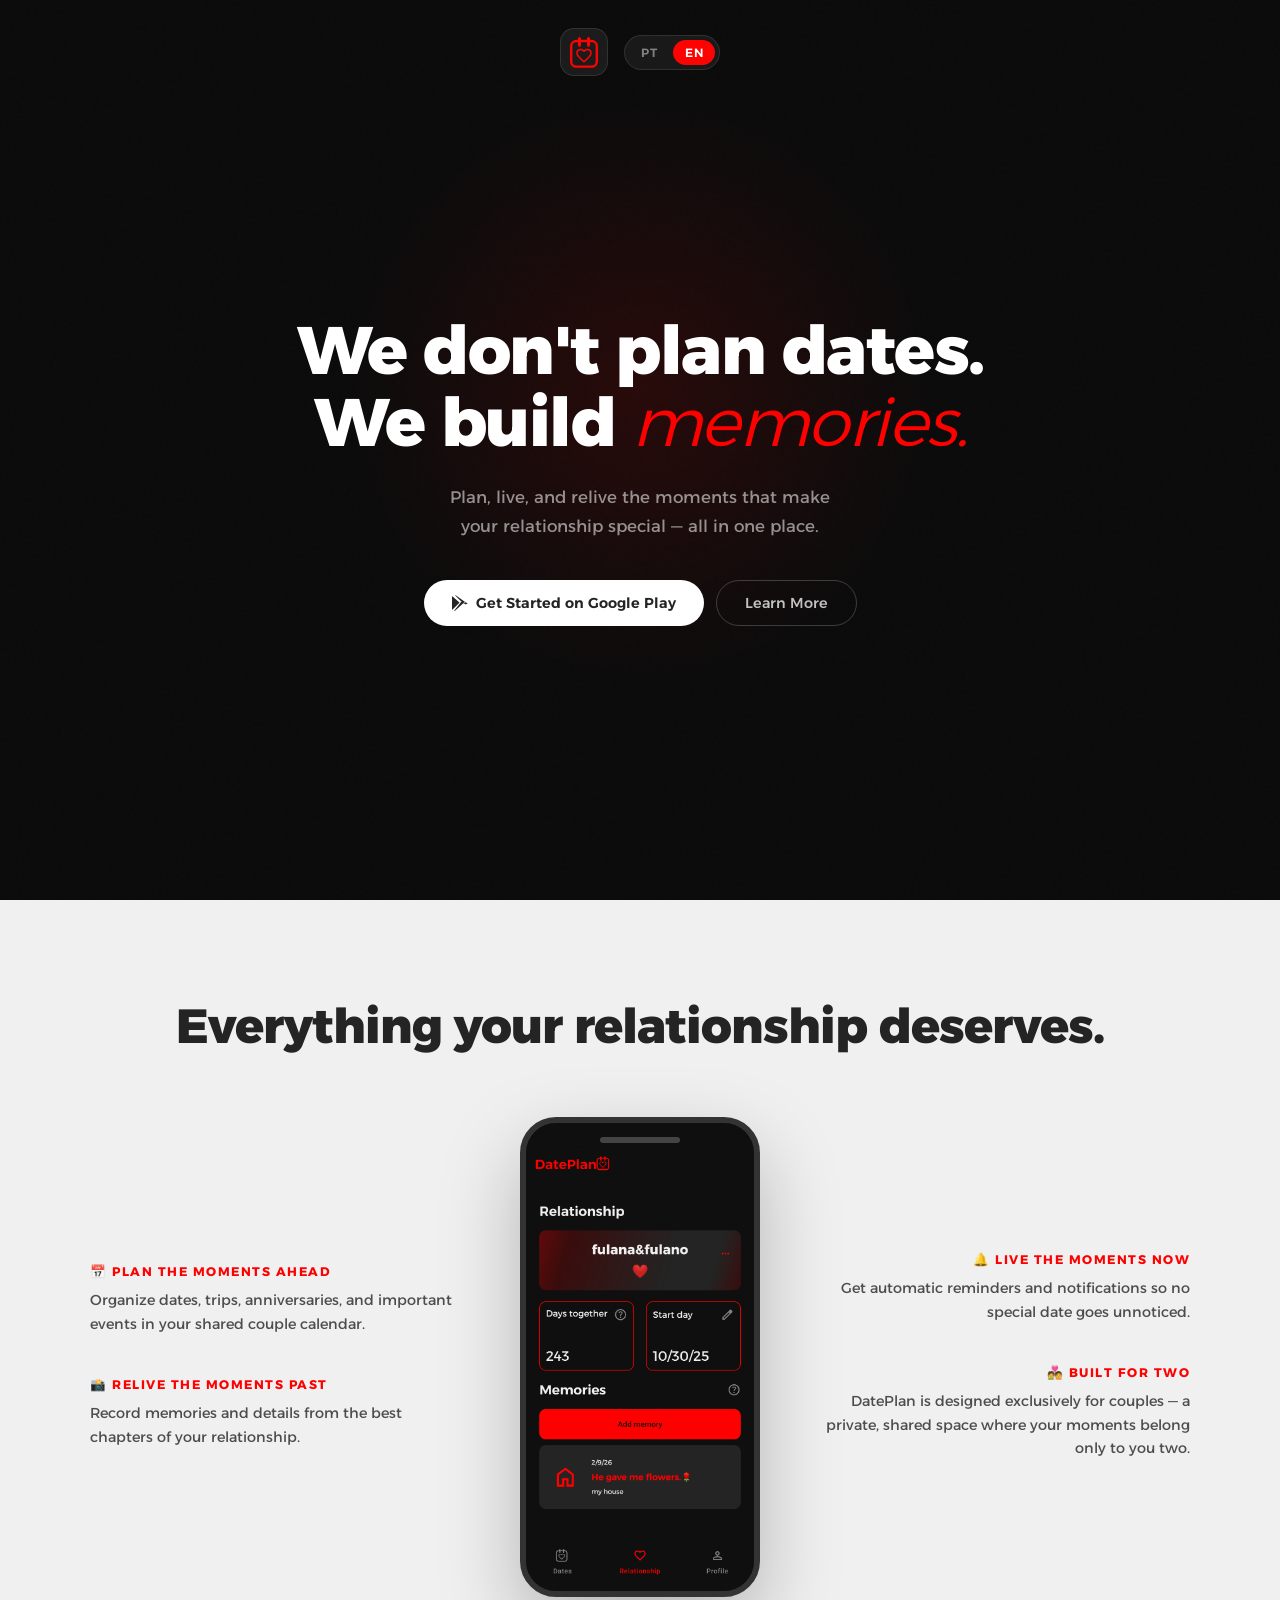
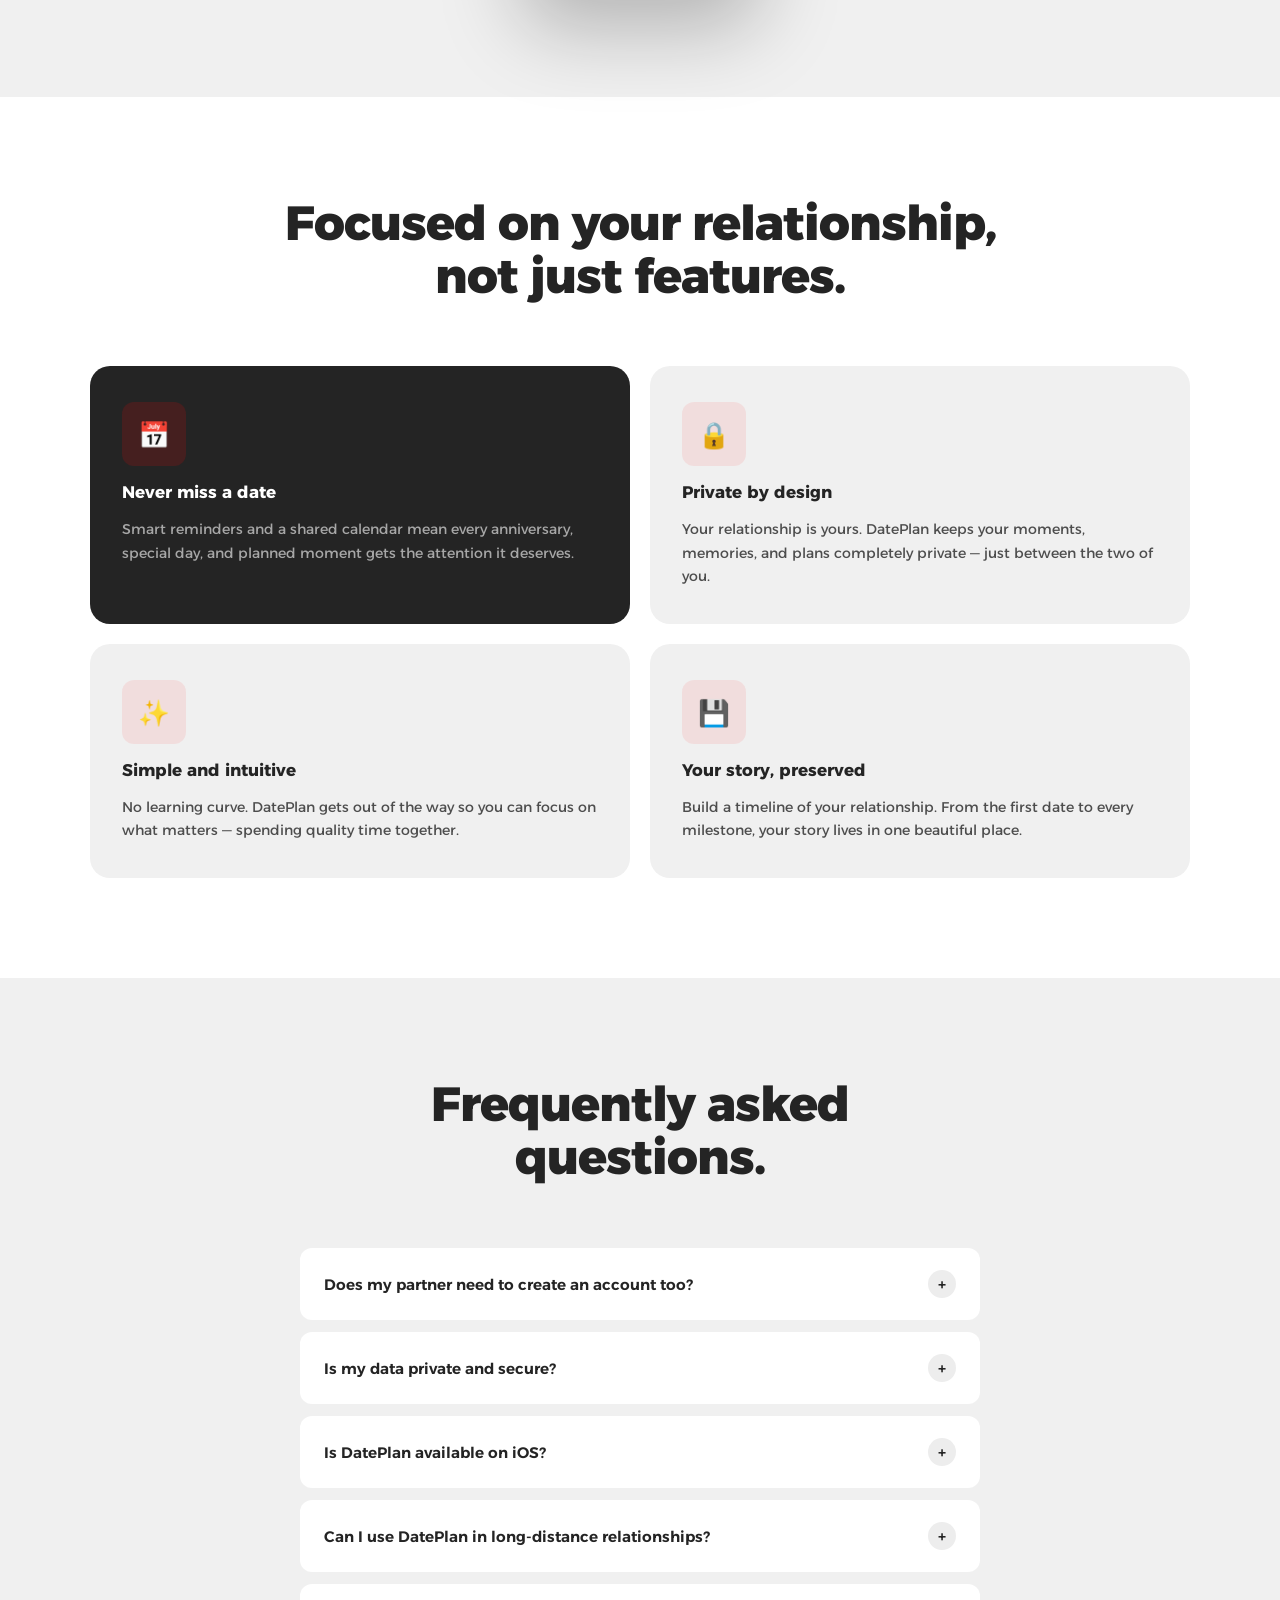
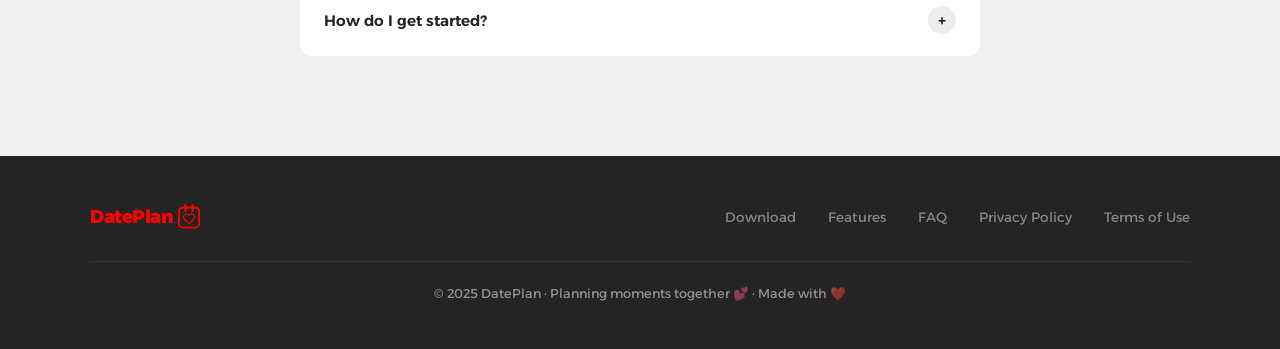
<file: index.html>
<!DOCTYPE html>
<html lang="pt-BR">
<head>
  <meta charset="UTF-8" />
  <meta name="viewport" content="width=device-width, initial-scale=1.0" />

  <!-- Favicon -->
  <link rel="icon" type="image/x-icon" href="favicon.ico" />
  <link rel="apple-touch-icon" href="apple-touch-icon.png" />
  <meta name="theme-color" content="#0a0a0a" />

  <!-- Título principal (SEO forte) -->
  <title>DatePlan - App para Casais | Planeje Momentos Especiais a Dois</title>

  <!-- Descrição (muito importante para Google) -->
  <meta name="description" content="DatePlan é o app para casais organizarem compromissos, datas especiais e memórias juntos. Calendário compartilhado, lembretes automáticos e privacidade total. Grátis no Google Play." />

  <!-- Palavras-chave -->
  <meta name="keywords" content="DatePlan, app para casais, agenda de casal, calendário compartilhado, app de relacionamento, lembrete de aniversário, planejamento de encontros, app namoro, casal app android" />

  <!-- Autor -->
  <meta name="author" content="Mayck Gomes" />
  <meta name="application-name" content="DatePlan" />

  <!-- Canonical -->
  <link rel="canonical" href="https://dateplanapp.netlify.app/" />

  <!-- Hreflang (site bilíngue PT/EN) -->
  <link rel="alternate" hreflang="pt-BR" href="https://dateplanapp.netlify.app/" />
  <link rel="alternate" hreflang="en" href="https://dateplanapp.netlify.app/" />
  <link rel="alternate" hreflang="x-default" href="https://dateplanapp.netlify.app/" />

  <!-- Robots -->
  <meta name="robots" content="index, follow, max-image-preview:large" />

  <!-- Open Graph (Facebook, WhatsApp, LinkedIn) -->
  <meta property="og:type" content="website" />
  <meta property="og:locale" content="pt_BR" />
  <meta property="og:locale:alternate" content="en_US" />
  <meta property="og:site_name" content="DatePlan" />
  <meta property="og:title" content="DatePlan - Planeje Momentos Especiais a Dois" />
  <meta property="og:description" content="Organize compromissos, receba lembretes automáticos e reviva memórias com quem você ama. O app feito para casais." />
  <meta property="og:url" content="https://dateplanapp.netlify.app/" />
  <meta property="og:image" href="banner.png" />
  <meta property="og:image:width" content="1200" />
  <meta property="og:image:height" content="630" />
  <meta property="og:image:alt" content="DatePlan - App para casais planejarem momentos juntos" />

  <!-- Twitter Card -->
  <meta name="twitter:card" content="summary_large_image" />
  <meta name="twitter:title" content="DatePlan - Planeje Momentos Especiais a Dois" />
  <meta name="twitter:description" content="O app para casais organizarem compromissos e reviverem memórias juntos." />
  <meta name="twitter:image" href="banner.png" />
  <meta name="twitter:image:alt" content="DatePlan - App para casais" />

  <!-- Preconnect / Preload -->
  <link rel="preconnect" href="https://fonts.googleapis.com" />
  <link rel="preconnect" href="https://fonts.gstatic.com" crossorigin />
  <link rel="preload" href="styles.css" as="style" />
  <link rel="preload" href="i18n.js" as="script" />

  <link href="https://fonts.googleapis.com/css2?family=Alexandria:wght@300;400;500;600;700;800;900&display=swap" rel="stylesheet" />
  <link rel="stylesheet" href="styles.css" />

  <!-- JSON-LD: SoftwareApplication -->
  <script type="application/ld+json">
  {
    "@context": "https://schema.org",
    "@type": "SoftwareApplication",
    "name": "DatePlan",
    "alternateName": "DatePlan App",
    "applicationCategory": "LifestyleApplication",
    "applicationSubCategory": "Couple Planning App",
    "operatingSystem": "Android",
    "url": "https://dateplanapp.netlify.app/",
    "downloadUrl": "https://play.google.com/store/apps/details?id=mayckgomes.com.dateplan",
    "description": "DatePlan é um aplicativo para casais organizarem compromissos, datas especiais e memórias em um calendário compartilhado, com lembretes automáticos e privacidade total.",
    "author": {
      "@type": "Person",
      "name": "Mayck Gomes"
    },
    "offers": {
      "@type": "Offer",
      "price": "0",
      "priceCurrency": "BRL",
      "category": "Free"
    },
    "featureList": [
      "Calendário compartilhado para casais",
      "Lembretes automáticos de datas importantes",
      "Registro de memórias do relacionamento",
      "Privacidade total entre o casal"
    ]
  }
  </script>

  <!-- JSON-LD: FAQPage -->
  <script type="application/ld+json">
  {
    "@context": "https://schema.org",
    "@type": "FAQPage",
    "mainEntity": [
      {
        "@type": "Question",
        "name": "Meu parceiro(a) precisa criar uma conta também?",
        "acceptedAnswer": {
          "@type": "Answer",
          "text": "Sim. O DatePlan é feito para dois: ambos criam uma conta e se conectam dentro do app para compartilhar calendário, memórias e momentos."
        }
      },
      {
        "@type": "Question",
        "name": "Meus dados são privados e seguros no DatePlan?",
        "acceptedAnswer": {
          "@type": "Answer",
          "text": "Sim. Os momentos, memórias e planos do casal são privados e não são compartilhados com terceiros."
        }
      },
      {
        "@type": "Question",
        "name": "O DatePlan está disponível no iOS?",
        "acceptedAnswer": {
          "@type": "Answer",
          "text": "Atualmente o DatePlan está disponível apenas para Android via Google Play. Uma versão para iOS está em desenvolvimento."
        }
      },
      {
        "@type": "Question",
        "name": "O DatePlan funciona para relacionamentos à distância?",
        "acceptedAnswer": {
          "@type": "Answer",
          "text": "Sim. O DatePlan funciona perfeitamente para casais à distância, mantendo o calendário e os planos sincronizados entre ambos em qualquer lugar."
        }
      }
    ]
  }
  </script>

  <!-- JSON-LD: Organization -->
  <script type="application/ld+json">
  {
    "@context": "https://schema.org",
    "@type": "Organization",
    "name": "DatePlan",
    "url": "https://dateplanapp.netlify.app/",
    "logo": "https://dateplanapp.netlify.app/logo.png",
    "sameAs": [
      "https://play.google.com/store/apps/details?id=mayckgomes.com.dateplan"
    ]
  }
  </script>
</head>
<body>

  <!-- ══════════════════════════════════════════════════════════
       HERO
  ══════════════════════════════════════════════════════════════ -->
  <section id="hero" class="noise">
    <div class="stars" id="stars"></div>

    <!-- Top bar -->
    <div class="hero-topbar">
      <div class="app-icon">
        <svg width="28" height="31" viewBox="0 0 83 92" fill="none" xmlns="http://www.w3.org/2000/svg">
          <rect x="3.5" y="12.004" width="76" height="76" rx="15.5" stroke="#FF0000" stroke-width="7"/>
          <path d="M54.9999 24.5V4.5" stroke="#FF0000" stroke-width="9" stroke-linecap="round"/>
          <path d="M27.9999 24.5L27.9999 4.5" stroke="#FF0000" stroke-width="9" stroke-linecap="round"/>
          <path d="M41.5 76.6291L38.1771 73.6499C34.3195 70.1742 31.1302 67.1759 28.6094 64.6551C26.0886 62.1343 24.0833 59.8808 22.5938 57.8947C21.1042 55.8704 20.0538 54.0179 19.4427 52.3374C18.8698 50.6568 18.5833 48.9381 18.5833 47.1811C18.5833 43.5909 19.7865 40.5926 22.1927 38.1863C24.599 35.7801 27.5972 34.577 31.1875 34.577C33.1736 34.577 35.0642 34.9971 36.8594 35.8374C38.6545 36.6777 40.2014 37.8617 41.5 39.3895C42.7986 37.8617 44.3455 36.6777 46.1406 35.8374C47.9358 34.9971 49.8264 34.577 51.8125 34.577C55.4028 34.577 58.4011 35.7801 60.8073 38.1863C63.2136 40.5926 64.4167 43.5909 64.4167 47.1811C64.4167 48.9381 64.1111 50.6568 63.5 52.3374C62.9271 54.0179 61.8958 55.8704 60.4063 57.8947C58.9167 59.8808 56.9115 62.1343 54.3906 64.6551C51.8698 67.1759 48.6806 70.1742 44.8229 73.6499L41.5 76.6291ZM41.5 70.4416C45.1667 67.1568 48.184 64.3495 50.5521 62.0197C52.9202 59.6516 54.7917 57.6082 56.1667 55.8895C57.5417 54.1325 58.4965 52.5856 59.0313 51.2488C59.566 49.8738 59.8333 48.5179 59.8333 47.1811C59.8333 44.8895 59.0695 42.9797 57.5417 41.452C56.0139 39.9242 54.1042 39.1603 51.8125 39.1603C50.0174 39.1603 48.3559 39.6759 46.8281 40.7072C45.3004 41.7002 44.25 42.9797 43.6771 44.5457H39.3229C38.75 42.9797 37.6997 41.7002 36.1719 40.7072C34.6441 39.6759 32.9827 39.1603 31.1875 39.1603C28.8958 39.1603 26.9861 39.9242 25.4583 41.452C23.9306 42.9797 23.1667 44.8895 23.1667 47.1811C23.1667 48.5179 23.434 49.8738 23.9688 51.2488C24.5035 52.5856 25.4583 54.1325 26.8333 55.8895C28.2083 57.6082 30.0799 59.6516 32.4479 62.0197C34.816 64.3495 37.8333 67.1568 41.5 70.4416Z" fill="#FF0000"/>
        </svg>
      </div>

      <!-- Language switcher -->
      <div class="lang-switcher">
        <button class="lang-btn" data-lang="pt" onclick="setLanguage('pt')">PT</button>
        <button class="lang-btn" data-lang="en" onclick="setLanguage('en')">EN</button>
      </div>

    </div>

    <!-- Main content -->
    <div class="hero-content">
      <h1 data-i18n="hero.headline">Não planejamos encontros.<br>Construímos <em>memórias.</em></h1>
      <p data-i18n="hero.sub">Planeje, viva e reviva os momentos que tornam seu relacionamento especial — tudo em um só lugar.</p>
      <div class="hero-btns">
        <a href="https://play.google.com/store/apps/details?id=mayckgomes.com.dateplan" target="_blank" class="btn-primary">
          <svg width="16" height="16" viewBox="0 0 24 24" fill="currentColor"><path d="M3.18 23.76c.3.17.64.24.99.19l13.18-11.93-2.79-2.79L3.18 23.76zm16.49-10.08L17 12l2.68-1.68L5.62.54C5.26.33 4.86.27 4.5.38l12.06 12.06 3.11 1.24zM.32 1.78C.12 2.07 0 2.44 0 2.87v18.26c0 .43.12.8.32 1.09l.09.09L11.16 11.5v-.26L.41 1.69.32 1.78zm20.35 9.09l-2.68 1.68 2.68 1.68 2.68-1.68-2.68-1.68z"/></svg>
          <span data-i18n="hero.cta">Baixar no Google Play</span>
        </a>
        <button class="btn-secondary" onclick="document.getElementById('features').scrollIntoView({behavior:'smooth'})">
          <span data-i18n="hero.learn">Saiba Mais</span>
        </button>
      </div>
    </div>
  </section>

  <!-- ══════════════════════════════════════════════════════════
       FEATURES
       (conteúdo gerado dinamicamente via content.js — ver array
        "siteContent.features" para adicionar/editar/remover)
  ══════════════════════════════════════════════════════════════ -->
  <section id="features">
    <div class="container">
      <h2 class="section-title reveal" data-i18n="features.title">Tudo que o seu relacionamento merece.</h2>

      <div class="features-layout">
        <!-- Left col (preenchido via JS) -->
        <div class="features-col feat-left"></div>

        <!-- Center phone -->
        <div class="phone-wrap reveal">
          <div class="phone-mock">
            <img src="app-screenshot.png" alt="Tela do app DatePlan mostrando o relacionamento do casal, dias juntos e memórias registradas" class="phone-screenshot" />
          </div>
        </div>

        <!-- Right col (preenchido via JS) -->
        <div class="features-col feat-right"></div>
      </div>
    </div>
  </section>

  <!-- ══════════════════════════════════════════════════════════
       ADVANTAGES
       (conteúdo gerado dinamicamente via content.js — ver array
        "siteContent.advantages" para adicionar/editar/remover)
  ══════════════════════════════════════════════════════════════ -->
  <section id="advantages">
    <div class="container">
      <h2 class="section-title reveal" data-i18n="adv.title">Focado no seu relacionamento,<br>não apenas em recursos.</h2>

      <div class="adv-grid"><!-- preenchido via JS --></div>
    </div>
  </section>

  <!-- ══════════════════════════════════════════════════════════
       FAQ
       (conteúdo gerado dinamicamente via content.js — ver array
        "siteContent.faq" para adicionar/editar/remover)
  ══════════════════════════════════════════════════════════════ -->
  <section id="faq">
    <div class="container">
      <h2 class="section-title reveal" data-i18n="faq.title">Perguntas<br>frequentes.</h2>

      <div class="faq-list"><!-- preenchido via JS --></div>
    </div>
  </section>

  <!-- ══════════════════════════════════════════════════════════
       FOOTER
  ══════════════════════════════════════════════════════════════ -->
  <footer>
    <div class="footer-inner">
      <a href="#hero" class="footer-brand">
        <span>DatePlan</span>
        <svg width="22" height="25" viewBox="0 0 83 92" fill="none" xmlns="http://www.w3.org/2000/svg">
          <rect x="3.5" y="12.004" width="76" height="76" rx="15.5" stroke="#FF0000" stroke-width="7"/>
          <path d="M54.9999 24.5V4.5" stroke="#FF0000" stroke-width="9" stroke-linecap="round"/>
          <path d="M27.9999 24.5L27.9999 4.5" stroke="#FF0000" stroke-width="9" stroke-linecap="round"/>
          <path d="M41.5 76.6291L38.1771 73.6499C34.3195 70.1742 31.1302 67.1759 28.6094 64.6551C26.0886 62.1343 24.0833 59.8808 22.5938 57.8947C21.1042 55.8704 20.0538 54.0179 19.4427 52.3374C18.8698 50.6568 18.5833 48.9381 18.5833 47.1811C18.5833 43.5909 19.7865 40.5926 22.1927 38.1863C24.599 35.7801 27.5972 34.577 31.1875 34.577C33.1736 34.577 35.0642 34.9971 36.8594 35.8374C38.6545 36.6777 40.2014 37.8617 41.5 39.3895C42.7986 37.8617 44.3455 36.6777 46.1406 35.8374C47.9358 34.9971 49.8264 34.577 51.8125 34.577C55.4028 34.577 58.4011 35.7801 60.8073 38.1863C63.2136 40.5926 64.4167 43.5909 64.4167 47.1811C64.4167 48.9381 64.1111 50.6568 63.5 52.3374C62.9271 54.0179 61.8958 55.8704 60.4063 57.8947C58.9167 59.8808 56.9115 62.1343 54.3906 64.6551C51.8698 67.1759 48.6806 70.1742 44.8229 73.6499L41.5 76.6291ZM41.5 70.4416C45.1667 67.1568 48.184 64.3495 50.5521 62.0197C52.9202 59.6516 54.7917 57.6082 56.1667 55.8895C57.5417 54.1325 58.4965 52.5856 59.0313 51.2488C59.566 49.8738 59.8333 48.5179 59.8333 47.1811C59.8333 44.8895 59.0695 42.9797 57.5417 41.452C56.0139 39.9242 54.1042 39.1603 51.8125 39.1603C50.0174 39.1603 48.3559 39.6759 46.8281 40.7072C45.3004 41.7002 44.25 42.9797 43.6771 44.5457H39.3229C38.75 42.9797 37.6997 41.7002 36.1719 40.7072C34.6441 39.6759 32.9827 39.1603 31.1875 39.1603C28.8958 39.1603 26.9861 39.9242 25.4583 41.452C23.9306 42.9797 23.1667 44.8895 23.1667 47.1811C23.1667 48.5179 23.434 49.8738 23.9688 51.2488C24.5035 52.5856 25.4583 54.1325 26.8333 55.8895C28.2083 57.6082 30.0799 59.6516 32.4479 62.0197C34.816 64.3495 37.8333 67.1568 41.5 70.4416Z" fill="#FF0000"/>
        </svg>
      </a>

      <nav class="footer-links">
        <a href="https://play.google.com/store/apps/details?id=mayckgomes.com.dateplan" target="_blank" data-i18n="footer.download">Baixar</a>
        <a href="#features" data-i18n="footer.features">Recursos</a>
        <a href="#faq" data-i18n="footer.faq">FAQ</a>
        <a href="policy-privacy.html" data-i18n="footer.privacy">Política de Privacidade</a>
        <a href="terms-of-use.html" data-i18n="footer.terms">Termos de Uso</a>
      </nav>

      <p class="footer-copy" data-i18n="footer.copy">© 2025 DatePlan · Planejando momentos juntos 💕 · Feito com ❤️</p>
    </div>
  </footer>

  <script src="content.js"></script>
  <script src="i18n.js"></script>
  <script src="main.js"></script>
</body>
</html>
</file>
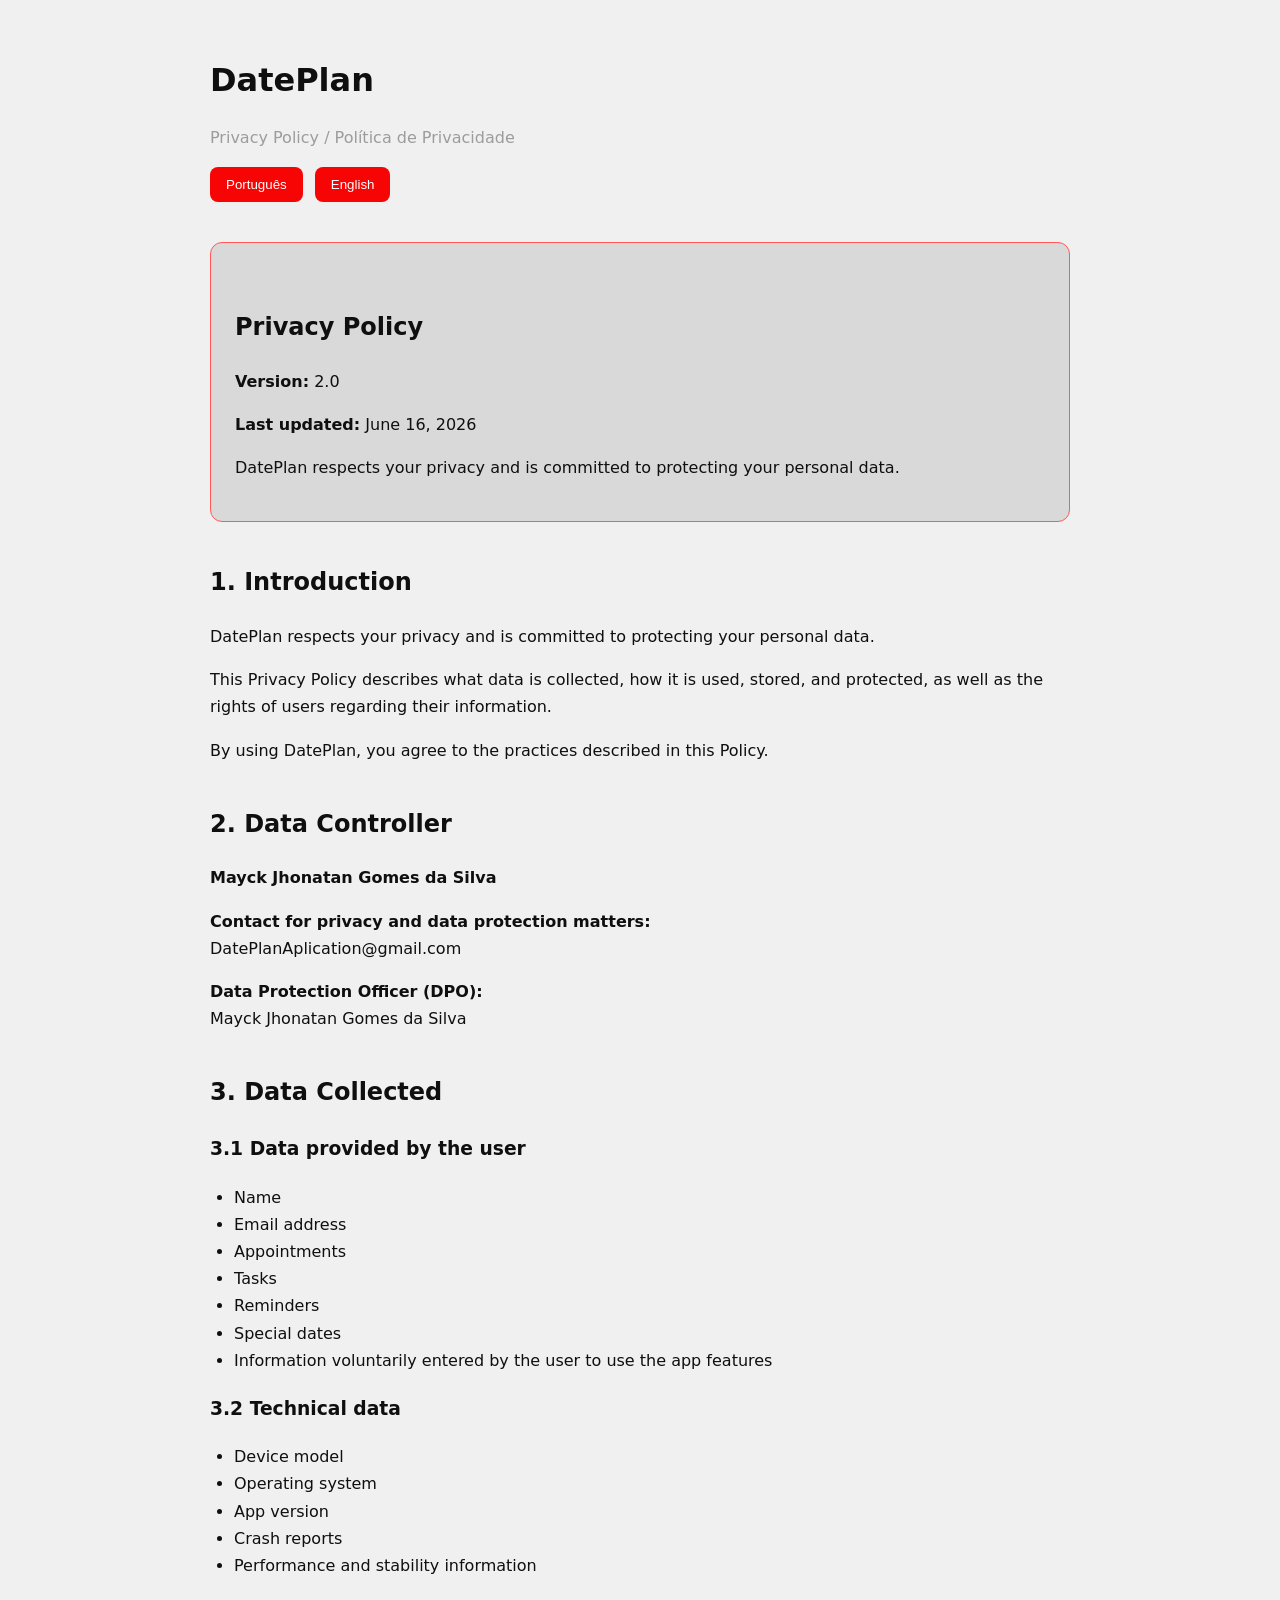
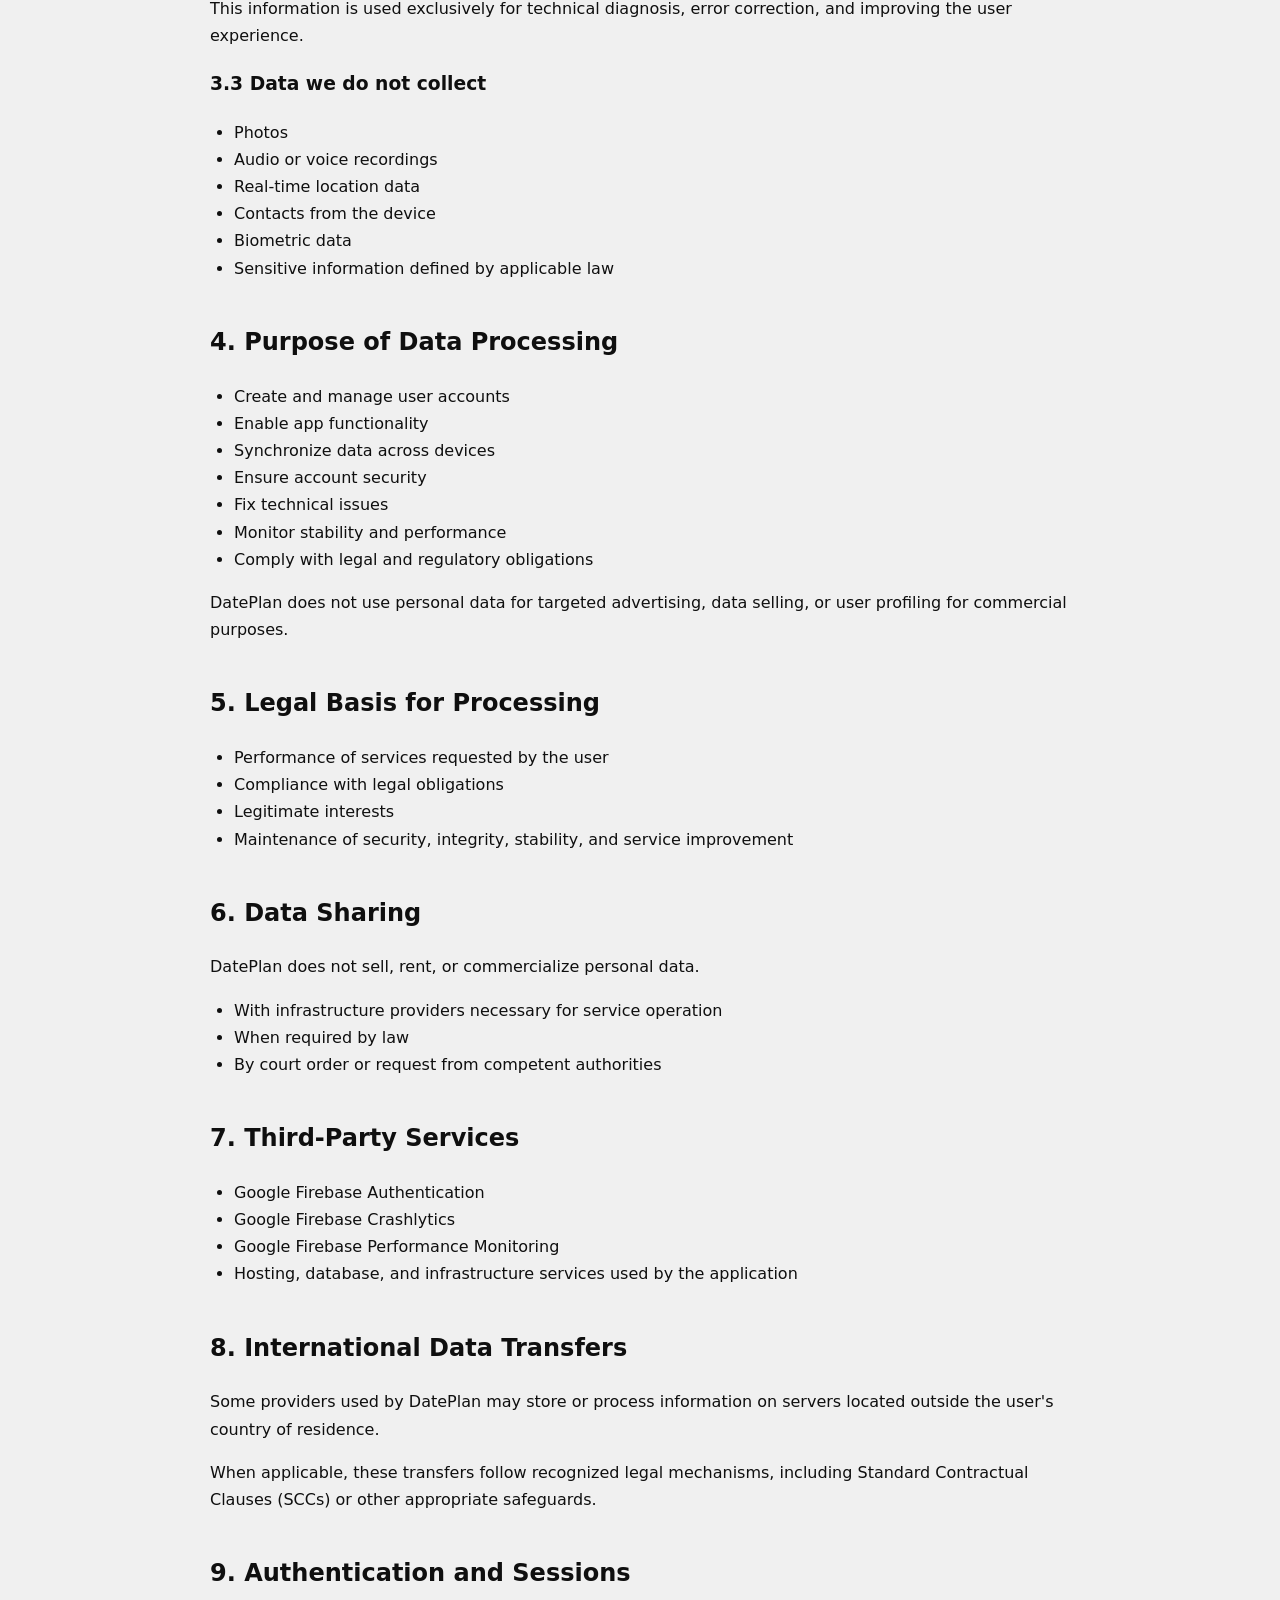
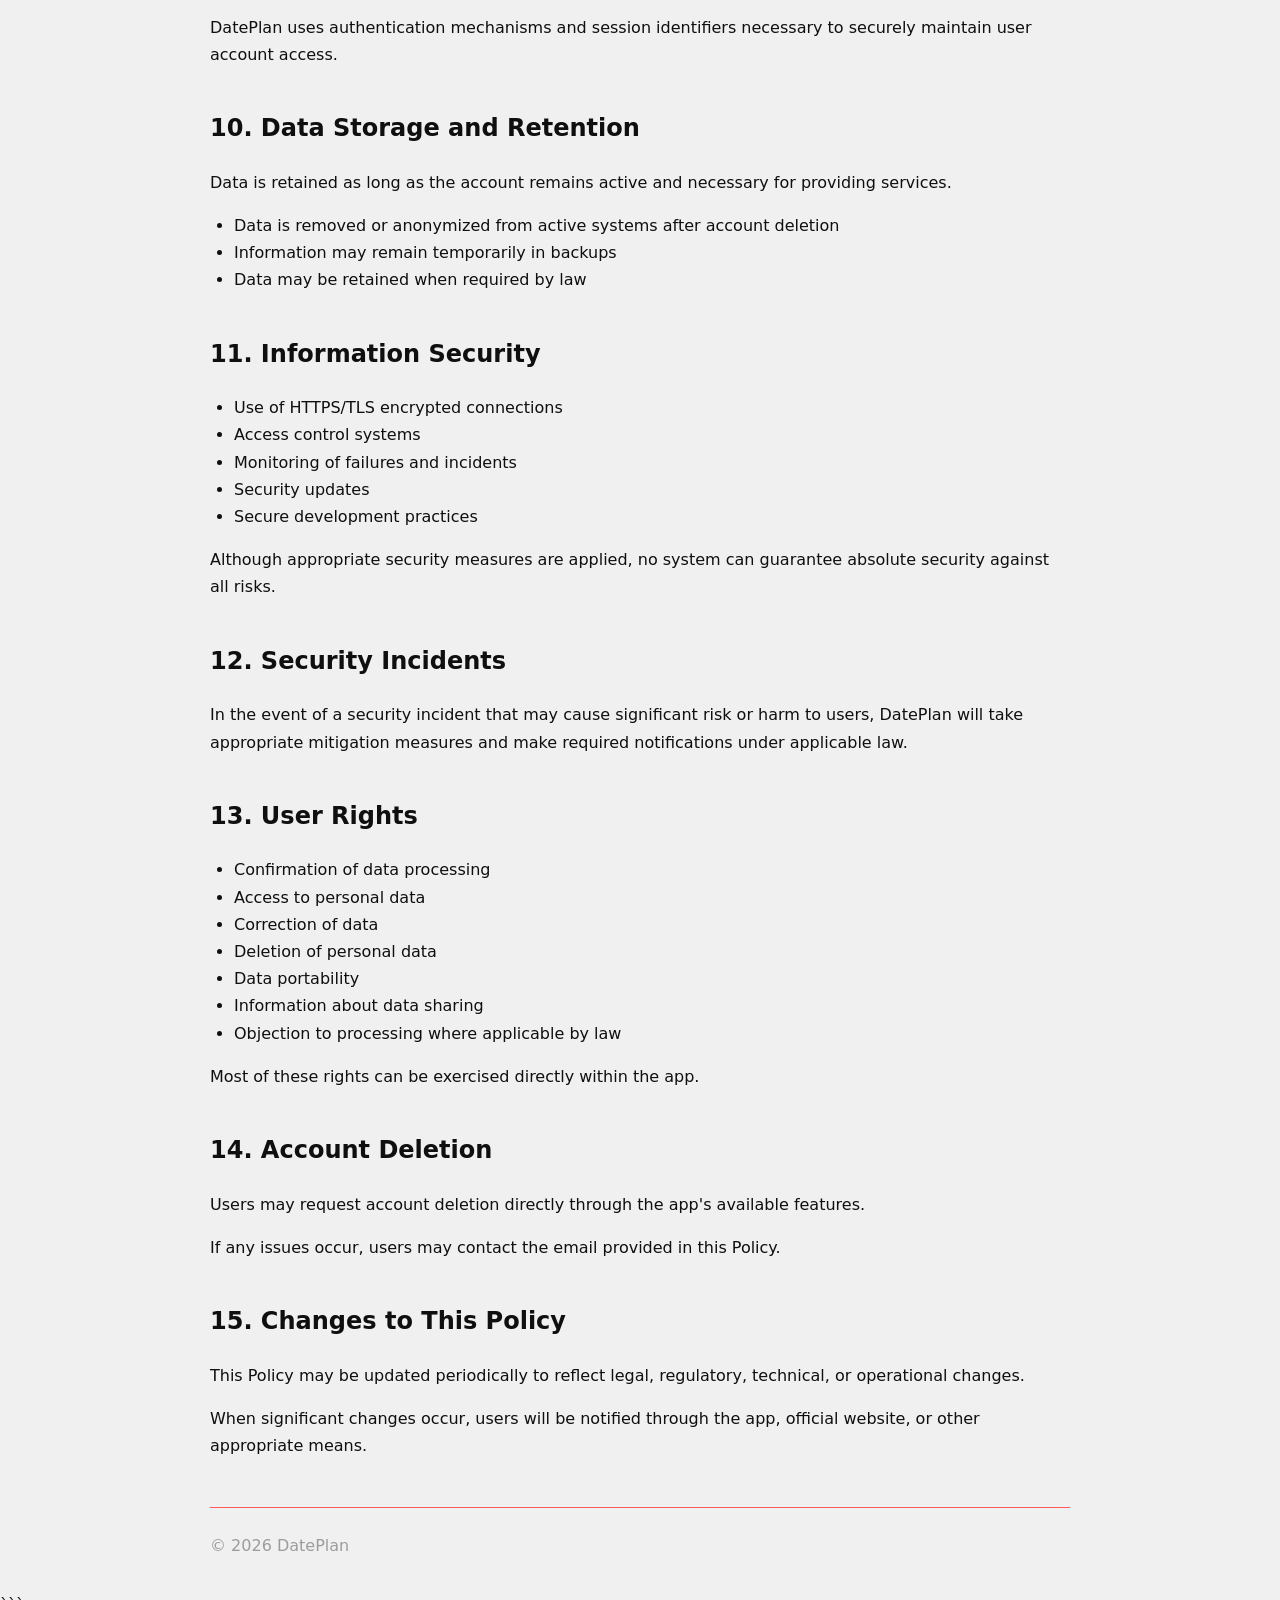
<file: policy-privacy.html>
<!DOCTYPE html>
<html lang="pt-BR">
<head>
    <meta charset="UTF-8">
    <meta name="viewport" content="width=device-width, initial-scale=1.0">

    <title>DatePlan Privacy Policy</title>

    <style>
        :root{
            --bg: #f0f0f0;
            --surface: #d9d9d9;
            --text: #0f0f0f;
            --secondary:#9c9c9c;
            --border:#ff5959;
            --accent:#f70505;
        }

        @media (prefers-color-scheme: dark){
            :root{
                --bg: #0f0f0f;
                --surface: #242424;
                --text: #f0f0f0;
                --secondary:#9c9c9c;
                --border:#ff5959;
                --accent:#f70505;
            }
        }

        *{
            box-sizing:border-box;
        }

        body{
            margin:0;
            font-family:system-ui,-apple-system,BlinkMacSystemFont,sans-serif;
            background:var(--bg);
            color:var(--text);
            line-height:1.7;
        }

        .container{
            max-width:900px;
            margin:auto;
            padding:32px 20px;
        }

        header{
            margin-bottom:40px;
        }

        h1{
            margin-bottom:8px;
        }

        .subtitle{
            color:var(--secondary);
        }

        .card{
            background:var(--surface);
            border:1px solid var(--border);
            border-radius:12px;
            padding:24px;
            margin-bottom:24px;
        }

        h2{
            margin-top:40px;
        }

        ul{
            padding-left:24px;
        }

        .language-selector{
            display:flex;
            gap:12px;
            margin-top:16px;
        }

        button{
            border:none;
            cursor:pointer;
            padding:10px 16px;
            border-radius:8px;
            background:var(--accent);
            color:white;
        }

        .hidden{
            display:none;
        }

        footer{
            margin-top:48px;
            padding-top:24px;
            border-top:1px solid var(--border);
            color:var(--secondary);
        }
    </style>
</head>

<body>

<div class="container">

    <header>
        <h1>DatePlan</h1>
        <p class="subtitle">
            Privacy Policy / Política de Privacidade
        </p>

        <div class="language-selector">
            <button onclick="showLanguage('pt')">Português</button>
            <button onclick="showLanguage('en')">English</button>
        </div>
    </header>

    <!-- PORTUGUÊS -->
    <div id="pt">

        <div class="card">
            <h2>Política de Privacidade</h2>

            <p><strong>Versão:</strong> 2.0</p>
            <p><strong>Última atualização:</strong> 16 de junho de 2026</p>

            <p>
                O DatePlan respeita a sua privacidade e está comprometido com a proteção
                dos seus dados pessoais.
            </p>
        </div>

        <h2>1. Introdução</h2>
        <p> O DatePlan respeita a sua privacidade e está comprometido com a proteção dos seus dados pessoais. </p>
        <p> Esta Política de Privacidade descreve quais dados são coletados, como são utilizados, armazenados e protegidos, bem como os direitos dos usuários em relação às suas informações. </p>
        <p> Ao utilizar o DatePlan, você concorda com as práticas descritas nesta Política. </p>

        <h2>2. Controlador dos Dados</h2>
        <p> <strong>Mayck Jhonatan Gomes da Silva</strong> </p>
        <p> <strong>Contato para assuntos relacionados à privacidade e proteção de dados:</strong><br> DatePlanAplication@gmail.com </p>
        <p> <strong>Encarregado pelo tratamento de dados (DPO):</strong><br> Mayck Jhonatan Gomes da Silva </p>

        <h2>3. Dados Coletados</h2>
        <h3>3.1 Dados fornecidos pelo usuário</h3>
        <ul>
            <li>Nome</li>
            <li>Endereço de e-mail</li>
            <li>Compromissos</li>
            <li>Tarefas</li>
            <li>Lembretes</li>
            <li>Datas especiais</li>
            <li>Informações inseridas voluntariamente pelo usuário para utilização dos recursos disponibilizados pelo aplicativo</li>
        </ul>

        <h3>3.2 Dados técnicos</h3>
        <ul>
            <li>Modelo do dispositivo</li>
            <li>Sistema operacional</li>
            <li>Versão do aplicativo</li>
            <li>Relatórios de falhas</li>
            <li>Informações de desempenho e estabilidade da aplicação</li>
        </ul>
        <p> Essas informações são utilizadas exclusivamente para diagnóstico técnico, correção de erros e aprimoramento da experiência do usuário. </p>

        <h3>3.3 Dados que não coletamos</h3>
        <ul>
            <li>Fotografias</li>
            <li>Áudio ou gravações de voz</li>
            <li>Dados de localização em tempo real</li>
            <li>Informações de contatos do dispositivo</li>
            <li>Dados biométricos</li>
            <li>Informações sensíveis definidas pela legislação aplicável</li>
        </ul>

        <h2>4. Finalidade do Tratamento dos Dados</h2>
        <ul>
            <li>Criar e gerenciar contas de usuário</li>
            <li>Permitir o uso das funcionalidades do aplicativo</li>
            <li>Sincronizar informações entre dispositivos</li>
            <li>Garantir a segurança da conta</li>
            <li>Corrigir falhas técnicas</li>
            <li>Monitorar estabilidade e desempenho da aplicação</li>
            <li>Cumprir obrigações legais e regulatórias</li>
        </ul>
        <p> O DatePlan não utiliza dados pessoais para publicidade direcionada, venda de dados ou perfilamento comercial de usuários. </p>

        <h2>5. Bases Legais para o Tratamento</h2>
        <ul>
            <li>Execução dos serviços solicitados pelo usuário</li>
            <li>Cumprimento de obrigações legais</li>
            <li>Exercício regular de direitos</li>
            <li>Legítimo interesse para manutenção da segurança, integridade, estabilidade e melhoria dos serviços</li>
        </ul>

        <h2>6. Compartilhamento de Dados</h2>
        <p> O DatePlan não vende, aluga ou comercializa dados pessoais. </p>
        <ul>
            <li>Com provedores de infraestrutura necessários para operação do serviço</li>
            <li>Quando exigido por lei</li>
            <li>Mediante ordem judicial ou solicitação de autoridade competente</li>
        </ul>

        <h2>7. Serviços de Terceiros</h2>
        <ul>
            <li>Google Firebase Authentication</li>
            <li>Google Firebase Crashlytics</li>
            <li>Google Firebase Performance Monitoring</li>
            <li>Serviços de hospedagem, banco de dados e infraestrutura utilizados pela aplicação</li>
        </ul>

        <h2>8. Transferência Internacional de Dados</h2>
        <p> Alguns provedores utilizados pelo DatePlan podem armazenar ou processar informações em servidores
            localizados fora do país de residência do usuário. </p>
        <p> Quando aplicável, essas transferências observam mecanismos reconhecidos pela legislação pertinente,
            incluindo cláusulas contratuais padrão (Standard Contractual Clauses – SCCs) ou outras salvaguardas
            adequadas. </p>

        <h2>9. Autenticação e Sessões</h2>
        <p> O DatePlan utiliza mecanismos de autenticação e identificadores de sessão necessários para manter o acesso
            seguro à conta do usuário. </p>

        <h2>10. Armazenamento e Retenção dos Dados</h2>
        <p> Os dados serão mantidos enquanto a conta permanecer ativa e forem necessários para prestação dos
            serviços. </p>
        <ul>
            <li>Os dados serão removidos ou anonimizados dos sistemas ativos após exclusão da conta</li>
            <li>Informações podem permanecer temporariamente em backups</li>
            <li>Dados podem ser preservados quando exigido por lei</li>
        </ul>

        <h2>11. Segurança das Informações</h2>
        <ul>
            <li>Utilização de conexões protegidas por HTTPS/TLS</li>
            <li>Controle de acesso aos sistemas</li>
            <li>Monitoramento de falhas e incidentes</li>
            <li>Atualizações de segurança</li>
            <li>Boas práticas de desenvolvimento seguro</li>
        </ul>
        <p> Embora sejam adotadas medidas adequadas de proteção, nenhum sistema pode garantir segurança absoluta contra
            todos os riscos existentes. </p>

        <h2>12. Incidentes de Segurança</h2>
        <p> Em caso de incidente de segurança que possa acarretar risco ou dano relevante aos usuários, o DatePlan
            adotará as medidas cabíveis e realizará as comunicações exigidas pela legislação aplicável. </p>

        <h2>13. Direitos do Usuário</h2>
        <ul>
            <li>Confirmação da existência de tratamento de dados</li>
            <li>Acesso aos dados pessoais</li>
            <li>Correção de dados</li>
            <li>Exclusão de dados pessoais</li>
            <li>Portabilidade dos dados</li>
            <li>Informações sobre compartilhamento de dados</li>
            <li>Oposição ao tratamento nos casos previstos em lei</li>
        </ul>
        <p> Grande parte desses direitos pode ser exercida diretamente através das funcionalidades do aplicativo. </p>

        <h2>14. Exclusão da Conta</h2>
        <p> O usuário poderá solicitar a exclusão da conta diretamente através das funcionalidades disponibilizadas pelo
            aplicativo. </p>
        <p> Caso encontre dificuldades, poderá entrar em contato através do e-mail informado nesta Política. </p>

        <h2>15. Alterações nesta Política</h2>
        <p> Esta Política poderá ser atualizada periodicamente para refletir alterações legais, regulatórias, técnicas
            ou operacionais. </p>
        <p> Sempre que ocorrerem alterações relevantes, os usuários serão informados através do aplicativo, do site
            oficial ou por outros meios apropriados. </p>

    </div>

    <!-- ENGLISH -->
    <div id="en" class="hidden">

        <div class="card">
            <h2>Privacy Policy</h2>

            <p><strong>Version:</strong> 2.0</p>
            <p><strong>Last updated:</strong> June 16, 2026</p>

            <p>
                DatePlan respects your privacy and is committed to protecting
                your personal data.
            </p>
        </div>

        <h2>1. Introduction</h2>
        <p> DatePlan respects your privacy and is committed to protecting your personal data. </p>
        <p> This Privacy Policy describes what data is collected, how it is used, stored, and protected, as well as the rights of users regarding their information. </p>
        <p> By using DatePlan, you agree to the practices described in this Policy. </p>

        <h2>2. Data Controller</h2>
        <p> <strong>Mayck Jhonatan Gomes da Silva</strong> </p>
        <p> <strong>Contact for privacy and data protection matters:</strong><br> DatePlanAplication@gmail.com </p>
        <p> <strong>Data Protection Officer (DPO):</strong><br> Mayck Jhonatan Gomes da Silva </p>

        <h2>3. Data Collected</h2>
        <h3>3.1 Data provided by the user</h3>
        <ul>
            <li>Name</li>
            <li>Email address</li>
            <li>Appointments</li>
            <li>Tasks</li>
            <li>Reminders</li>
            <li>Special dates</li>
            <li>Information voluntarily entered by the user to use the app features</li>
        </ul>

        <h3>3.2 Technical data</h3>
        <ul>
            <li>Device model</li>
            <li>Operating system</li>
            <li>App version</li>
            <li>Crash reports</li>
            <li>Performance and stability information</li>
        </ul>

        <p> This information is used exclusively for technical diagnosis, error correction, and improving the user experience. </p>

        <h3>3.3 Data we do not collect</h3>
        <ul>
            <li>Photos</li>
            <li>Audio or voice recordings</li>
            <li>Real-time location data</li>
            <li>Contacts from the device</li>
            <li>Biometric data</li>
            <li>Sensitive information defined by applicable law</li>
        </ul>

        <h2>4. Purpose of Data Processing</h2>
        <ul>
            <li>Create and manage user accounts</li>
            <li>Enable app functionality</li>
            <li>Synchronize data across devices</li>
            <li>Ensure account security</li>
            <li>Fix technical issues</li>
            <li>Monitor stability and performance</li>
            <li>Comply with legal and regulatory obligations</li>
        </ul>

        <p> DatePlan does not use personal data for targeted advertising, data selling, or user profiling for commercial purposes. </p>

        <h2>5. Legal Basis for Processing</h2>
        <ul>
            <li>Performance of services requested by the user</li>
            <li>Compliance with legal obligations</li>
            <li>Legitimate interests</li>
            <li>Maintenance of security, integrity, stability, and service improvement</li>
        </ul>

        <h2>6. Data Sharing</h2>
        <p> DatePlan does not sell, rent, or commercialize personal data. </p>
        <ul>
            <li>With infrastructure providers necessary for service operation</li>
            <li>When required by law</li>
            <li>By court order or request from competent authorities</li>
        </ul>

        <h2>7. Third-Party Services</h2>
        <ul>
            <li>Google Firebase Authentication</li>
            <li>Google Firebase Crashlytics</li>
            <li>Google Firebase Performance Monitoring</li>
            <li>Hosting, database, and infrastructure services used by the application</li>
        </ul>

        <h2>8. International Data Transfers</h2>
        <p> Some providers used by DatePlan may store or process information on servers located outside the user's country of residence. </p>
        <p> When applicable, these transfers follow recognized legal mechanisms, including Standard Contractual Clauses (SCCs) or other appropriate safeguards. </p>

        <h2>9. Authentication and Sessions</h2>
        <p> DatePlan uses authentication mechanisms and session identifiers necessary to securely maintain user account access. </p>

        <h2>10. Data Storage and Retention</h2>
        <p> Data is retained as long as the account remains active and necessary for providing services. </p>
        <ul>
            <li>Data is removed or anonymized from active systems after account deletion</li>
            <li>Information may remain temporarily in backups</li>
            <li>Data may be retained when required by law</li>
        </ul>

        <h2>11. Information Security</h2>
        <ul>
            <li>Use of HTTPS/TLS encrypted connections</li>
            <li>Access control systems</li>
            <li>Monitoring of failures and incidents</li>
            <li>Security updates</li>
            <li>Secure development practices</li>
        </ul>

        <p> Although appropriate security measures are applied, no system can guarantee absolute security against all risks. </p>

        <h2>12. Security Incidents</h2>
        <p> In the event of a security incident that may cause significant risk or harm to users, DatePlan will take appropriate mitigation measures and make required notifications under applicable law. </p>

        <h2>13. User Rights</h2>
        <ul>
            <li>Confirmation of data processing</li>
            <li>Access to personal data</li>
            <li>Correction of data</li>
            <li>Deletion of personal data</li>
            <li>Data portability</li>
            <li>Information about data sharing</li>
            <li>Objection to processing where applicable by law</li>
        </ul>

        <p> Most of these rights can be exercised directly within the app. </p>

        <h2>14. Account Deletion</h2>
        <p> Users may request account deletion directly through the app's available features. </p>
        <p> If any issues occur, users may contact the email provided in this Policy. </p>

        <h2>15. Changes to This Policy</h2>
        <p> This Policy may be updated periodically to reflect legal, regulatory, technical, or operational changes. </p>
        <p> When significant changes occur, users will be notified through the app, official website, or other appropriate means. </p>


    </div>

    <footer>
        © 2026 DatePlan
    </footer>

</div>

<script>
    function showLanguage(lang){
        document.getElementById('pt').classList.add('hidden');
        document.getElementById('en').classList.add('hidden');

        document.getElementById(lang).classList.remove('hidden');

        localStorage.setItem('dateplan_lang', lang);
    }

    document.addEventListener('DOMContentLoaded', () => {
        const saved =
            localStorage.getItem('dateplan_lang');

        if(saved){
            showLanguage(saved);
            return;
        }

        const browserLang =
            navigator.language.toLowerCase();

        if(browserLang.startsWith('pt')){
            showLanguage('pt');
        }else{
            showLanguage('en');
        }
    });
</script>

</body>
</html>
```
</file>
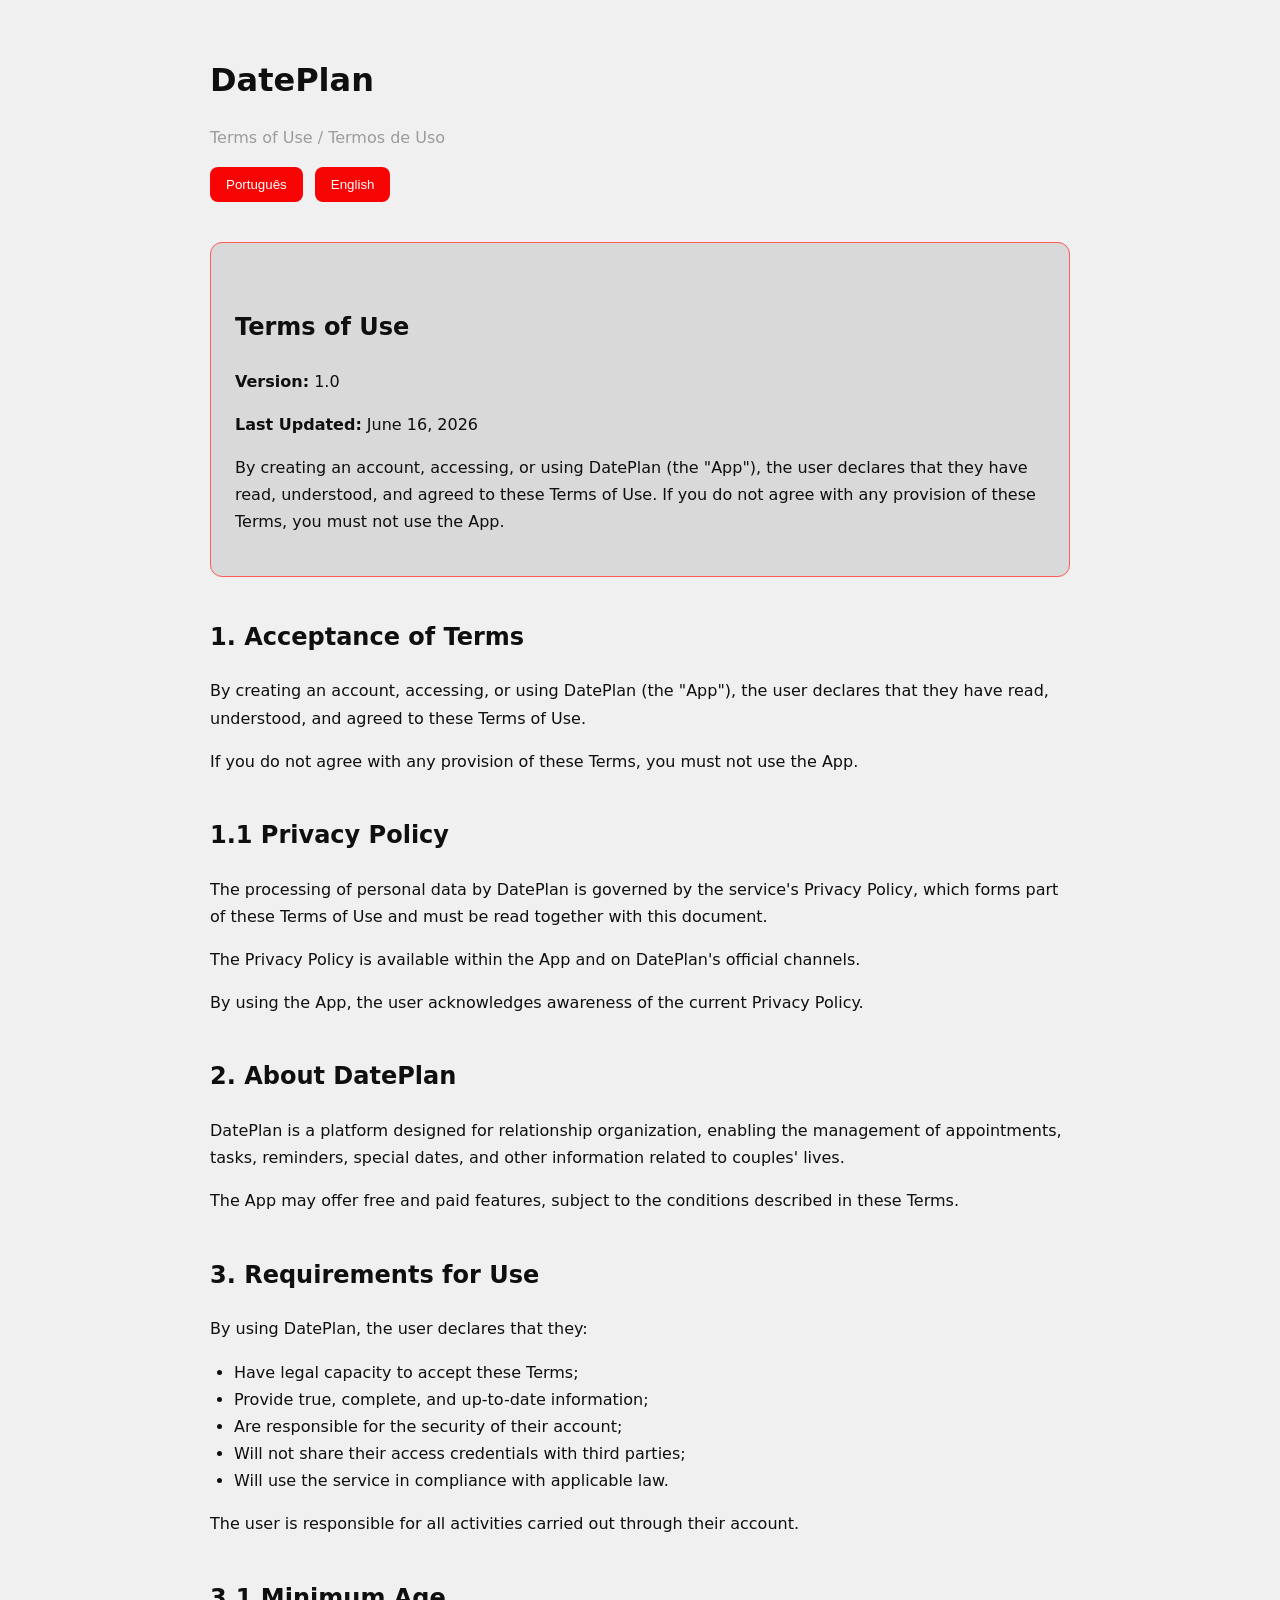
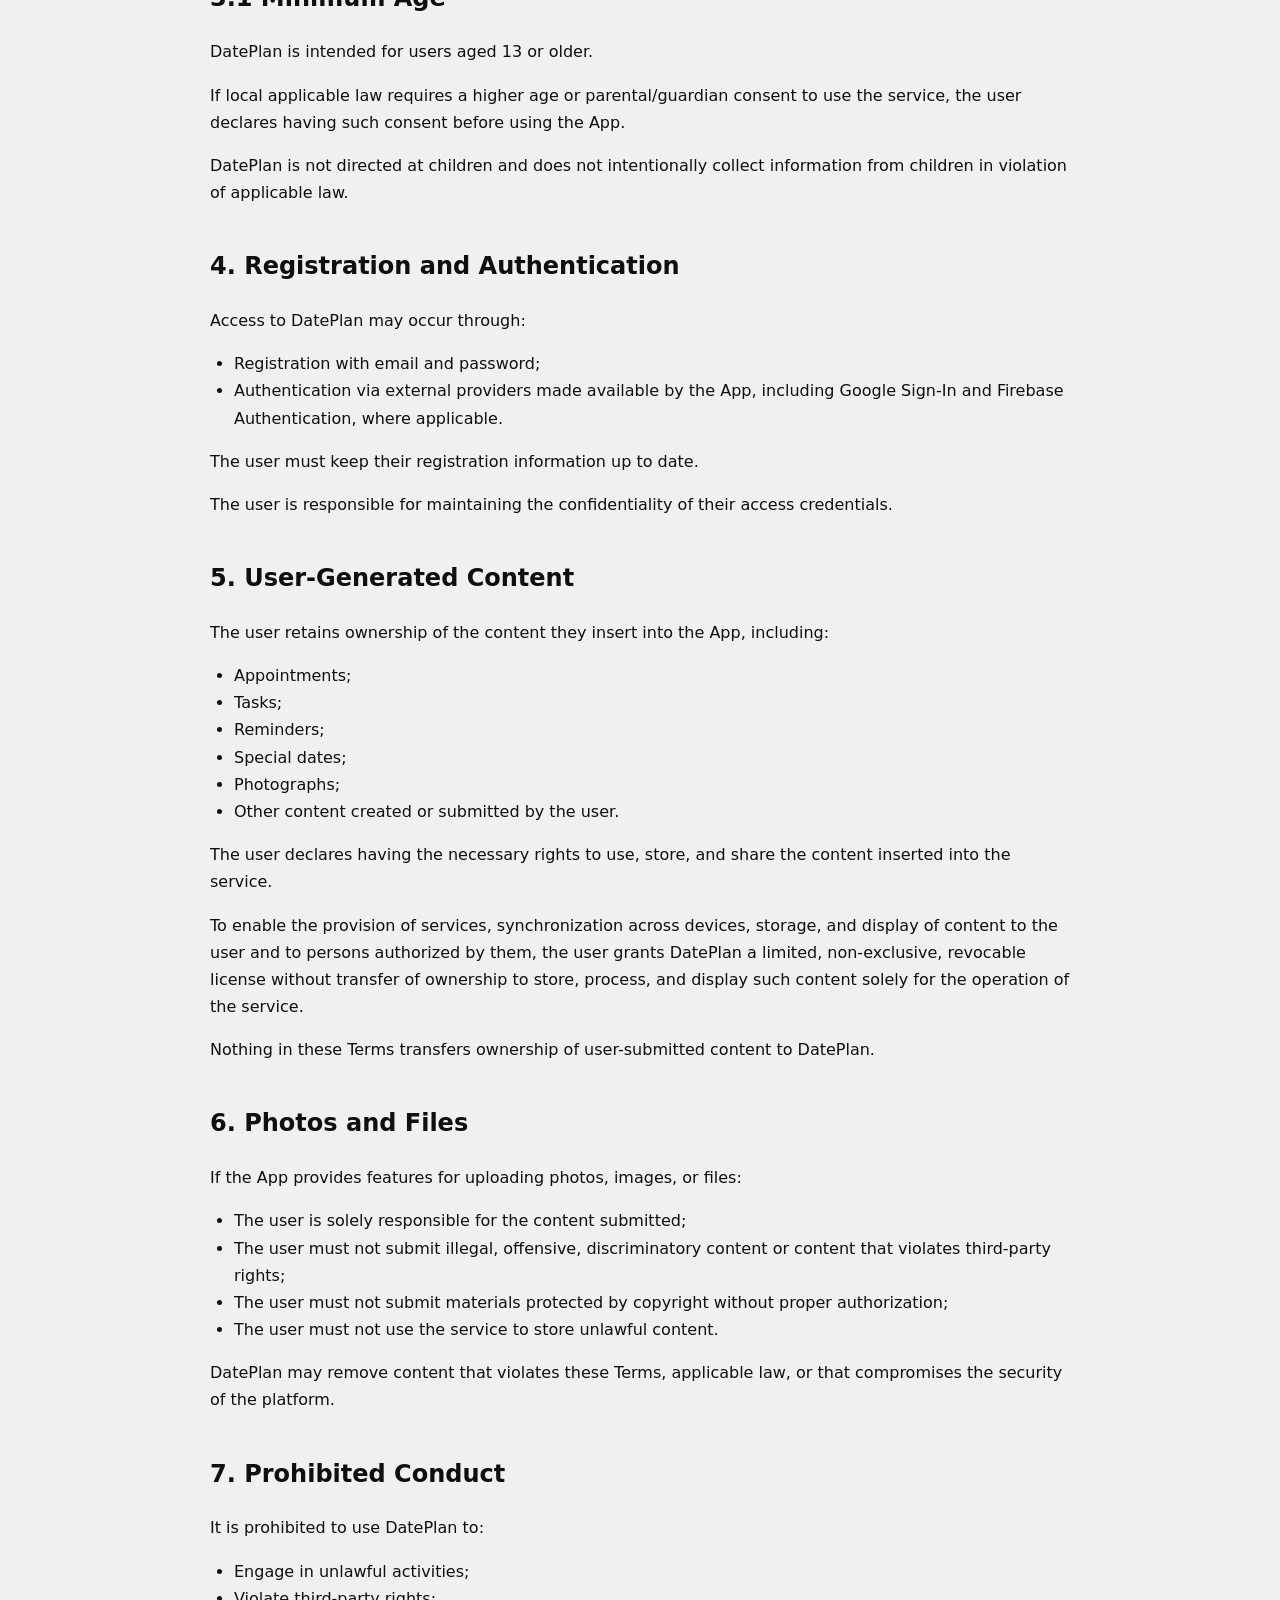
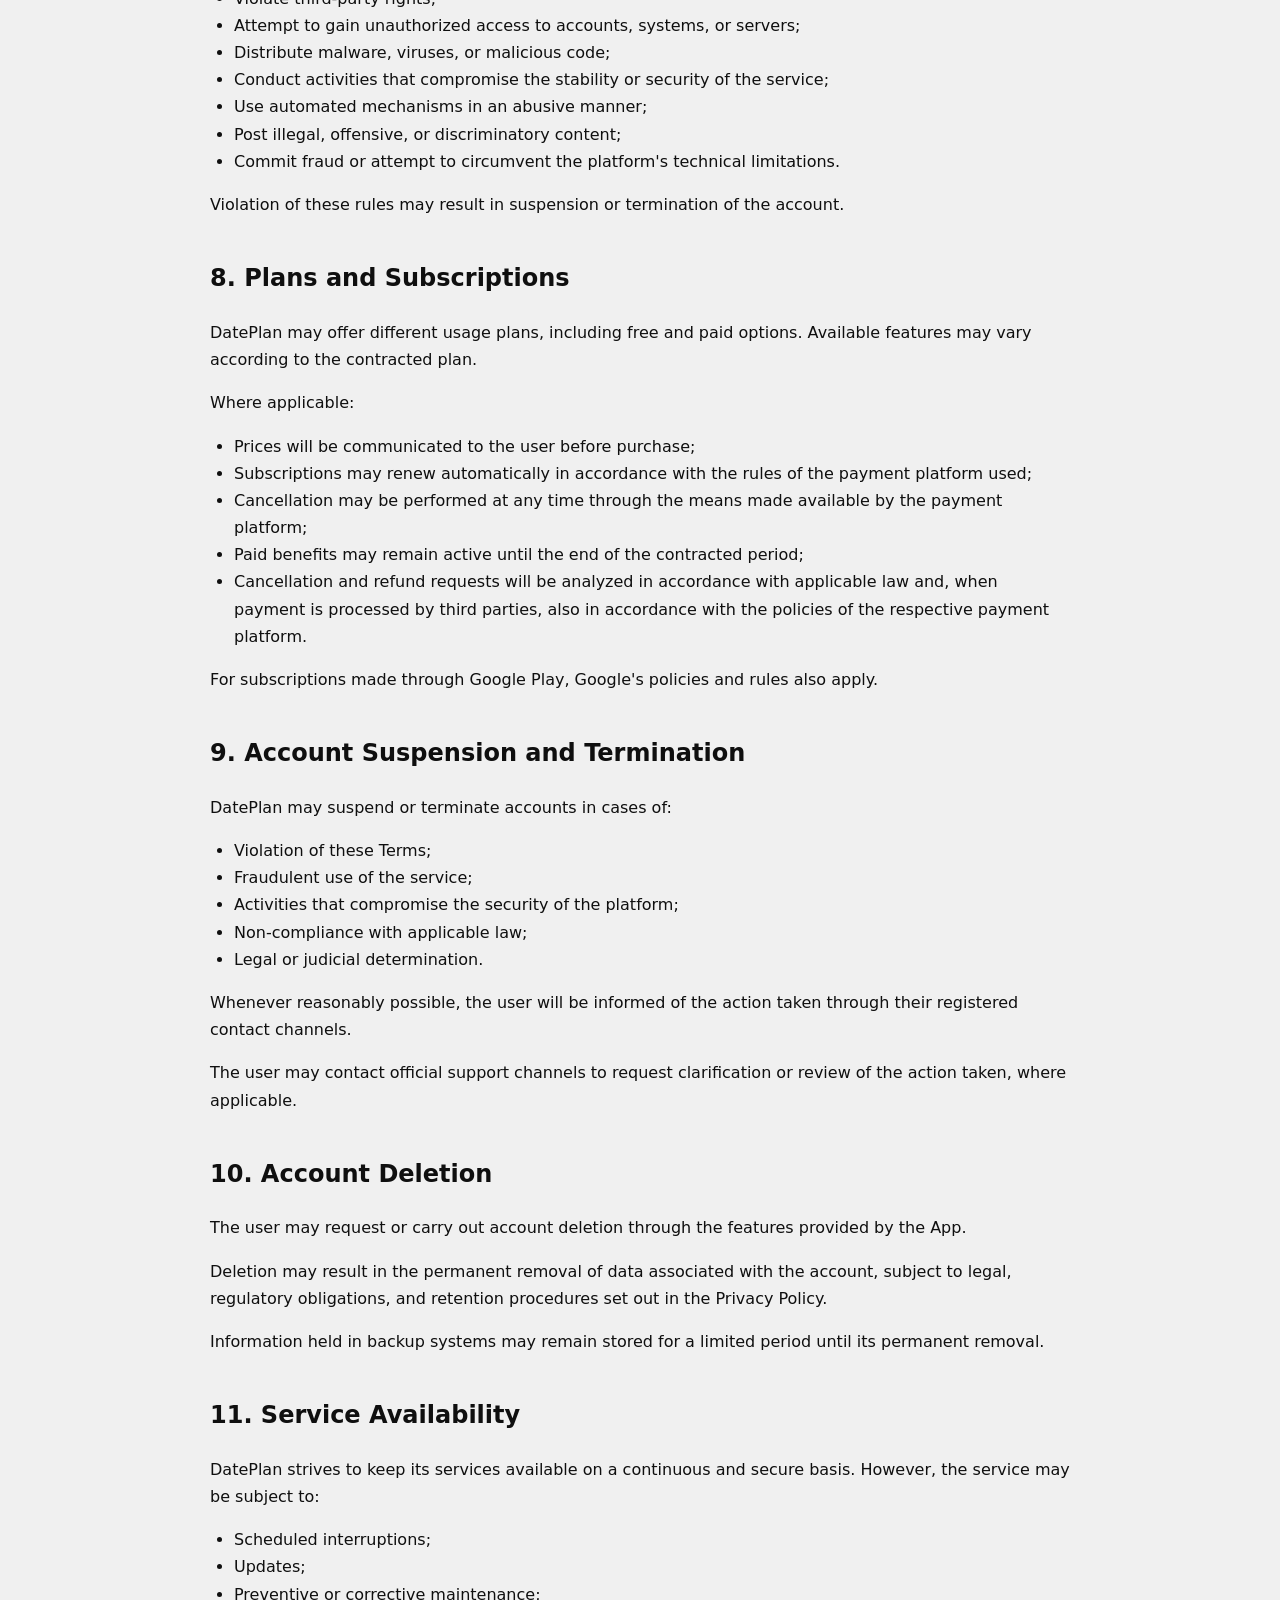
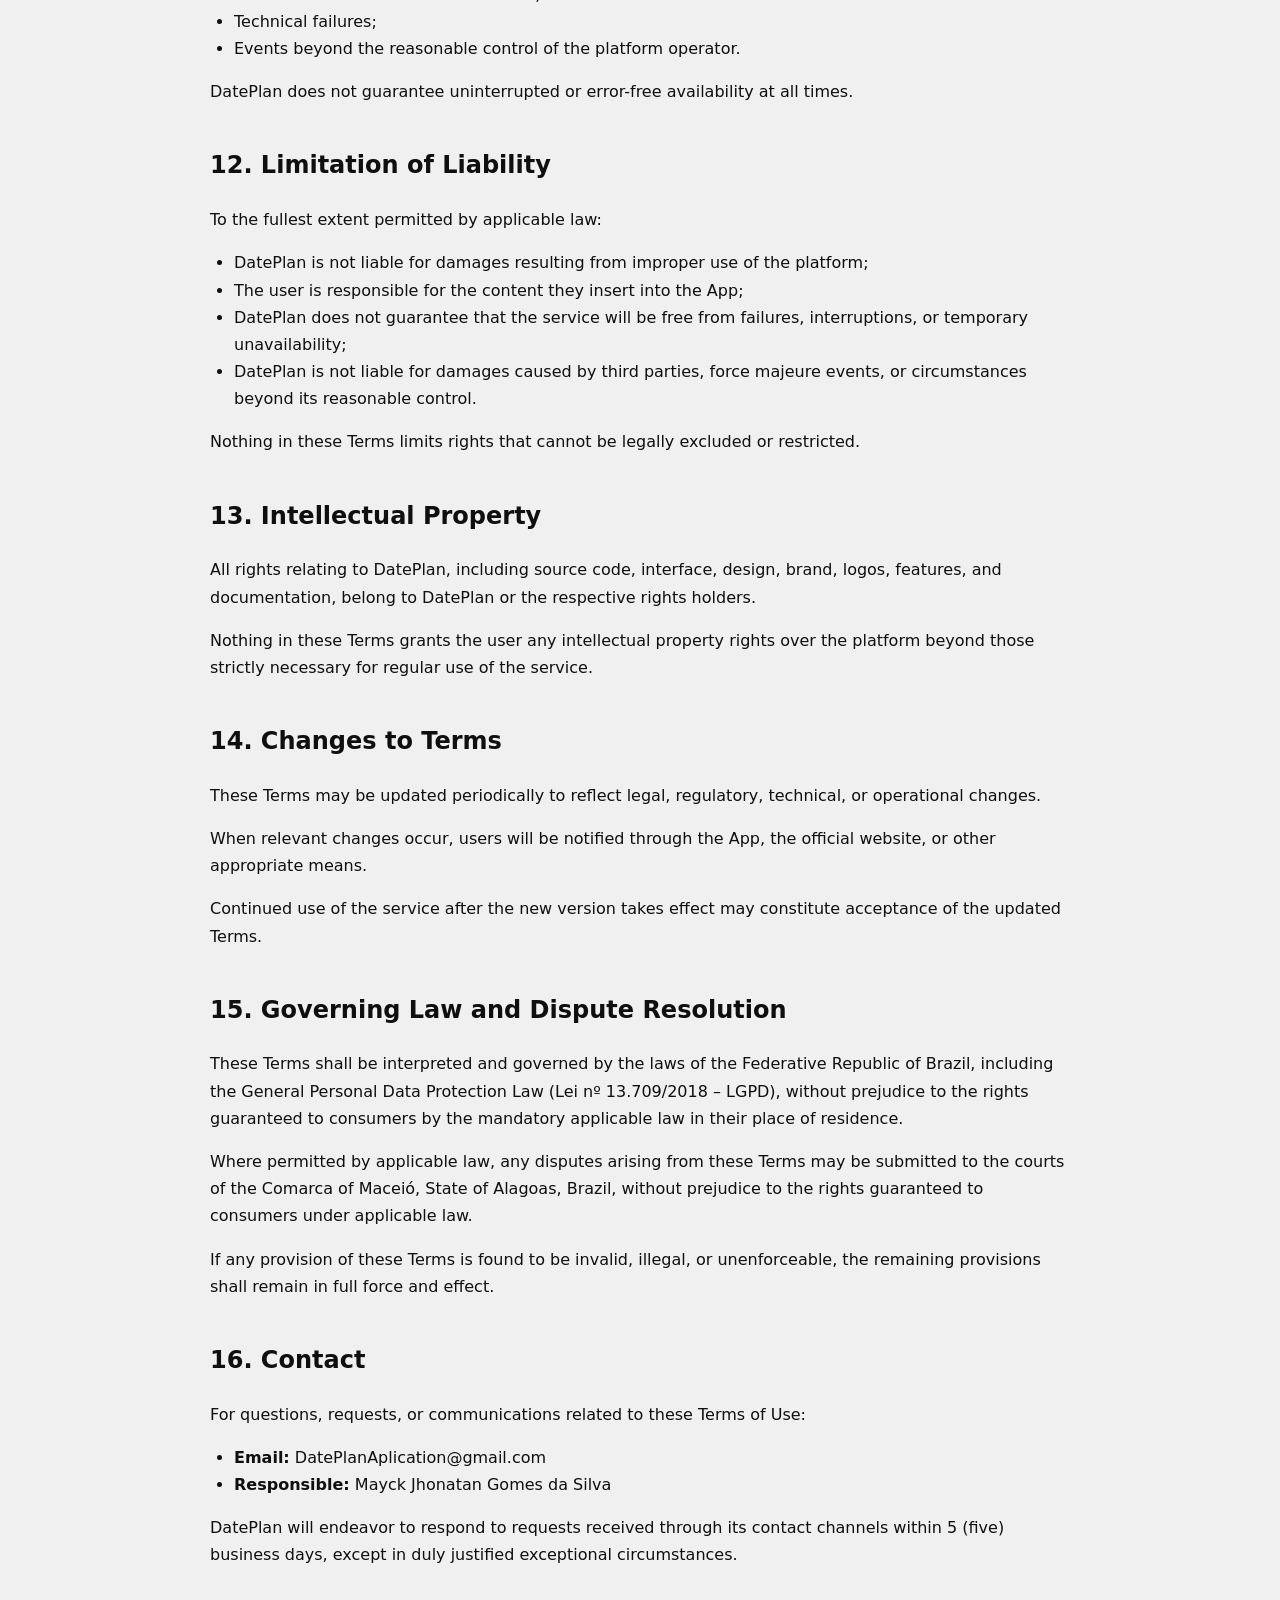
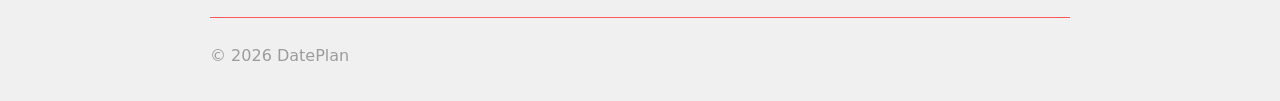
<file: terms-of-use.html>
<!DOCTYPE html>
<html lang="pt-BR">
<head>
    <meta charset="UTF-8">
    <meta name="viewport" content="width=device-width, initial-scale=1.0">

    <title>DatePlan Terms of Use</title>

    <style>
        :root{
            --bg: #f0f0f0;
            --surface: #d9d9d9;
            --text: #0f0f0f;
            --secondary:#9c9c9c;
            --border:#ff5959;
            --accent:#f70505;
        }

        @media (prefers-color-scheme: dark){
            :root{
                --bg: #0f0f0f;
                --surface: #242424;
                --text: #f0f0f0;
                --secondary:#9c9c9c;
                --border:#ff5959;
                --accent:#f70505;
            }
        }

        * {
            box-sizing: border-box;
        }

        body {
            margin: 0;
            font-family: system-ui, -apple-system, BlinkMacSystemFont, sans-serif;
            background: var(--bg);
            color: var(--text);
            line-height: 1.7;
        }

        .container {
            max-width: 900px;
            margin: auto;
            padding: 32px 20px;
        }

        header {
            margin-bottom: 40px;
        }

        h1 {
            margin-bottom: 8px;
        }

        .subtitle {
            color: var(--secondary);
        }

        .card {
            background: var(--surface);
            border: 1px solid var(--border);
            border-radius: 12px;
            padding: 24px;
            margin-bottom: 24px;
        }

        h2 {
            margin-top: 40px;
        }

        ul {
            padding-left: 24px;
        }

        .language-selector {
            display: flex;
            gap: 12px;
            margin-top: 16px;
        }

        button {
            border: none;
            cursor: pointer;
            padding: 10px 16px;
            border-radius: 8px;
            background: var(--accent);
            color: white;
        }

        .hidden {
            display: none;
        }

        footer {
            margin-top: 48px;
            padding-top: 24px;
            border-top: 1px solid var(--border);
            color: var(--secondary);
        }
    </style>
</head>

<body>

<div class="container">

    <header>
        <h1>DatePlan</h1>
        <p class="subtitle">
            Terms of Use / Termos de Uso
        </p>

        <div class="language-selector">
            <button onclick="showLanguage('pt')">Português</button>
            <button onclick="showLanguage('en')">English</button>
        </div>
    </header>

    <!-- PORTUGUÊS -->
    <div id="pt">

        <div class="card">
            <h2>Termos de Uso</h2>
            <p><strong>Versão:</strong> 1.0</p>
            <p><strong>Última atualização:</strong> 16 de junho de 2026</p>
            <p>Ao criar uma conta, acessar ou utilizar o DatePlan ("Aplicativo"), o usuário declara que leu, compreendeu
                e concorda com estes Termos de Uso. Caso não concorde com qualquer disposição destes Termos, o usuário
                não deverá utilizar o Aplicativo.</p>
        </div>


        <h2>1. Aceitação dos Termos</h2>
        <p>Ao criar uma conta, acessar ou utilizar o DatePlan ("Aplicativo"), o usuário declara que leu, compreendeu e
            concorda com estes Termos de Uso.</p>
        <p>Caso não concorde com qualquer disposição destes Termos, o usuário não deverá utilizar o Aplicativo.</p>

        <h2>1.1 Política de Privacidade</h2>
        <p>O tratamento de dados pessoais realizado pelo DatePlan é regido pela Política de Privacidade do serviço, que
            integra estes Termos de Uso e deve ser lida em conjunto com este documento.</p>
        <p>A Política de Privacidade encontra-se disponível dentro do Aplicativo e nos canais oficiais do DatePlan.</p>
        <p>Ao utilizar o Aplicativo, o usuário declara ter ciência da Política de Privacidade vigente.</p>


        <h2>2. Sobre o DatePlan</h2>
        <p>O DatePlan é uma plataforma destinada à organização de relacionamentos, permitindo o gerenciamento de
            compromissos, tarefas, lembretes, datas especiais e demais informações relacionadas à vida do casal.</p>
        <p>O Aplicativo poderá disponibilizar funcionalidades gratuitas e pagas, sujeitas às condições descritas nestes
            Termos.</p>


        <h2>3. Requisitos para Utilização</h2>
        <p>Ao utilizar o DatePlan, o usuário declara que:</p>
        <ul>
            <li>Possui capacidade legal para aceitar estes Termos;</li>
            <li>Fornece informações verdadeiras, completas e atualizadas;</li>
            <li>É responsável pela segurança de sua conta;</li>
            <li>Não compartilhará suas credenciais de acesso com terceiros;</li>
            <li>Utilizará o serviço em conformidade com a legislação aplicável.</li>
        </ul>
        <p>O usuário é responsável por todas as atividades realizadas por meio de sua conta.</p>

        <h2>3.1 Idade Mínima</h2>
        <p>O DatePlan destina-se a usuários com idade igual ou superior a 13 anos.</p>
        <p>Caso a legislação local aplicável exija idade superior ou autorização dos responsáveis legais para utilização
            do serviço, o usuário declara possuir tal autorização antes de utilizar o Aplicativo.</p>
        <p>O DatePlan não é direcionado a crianças e não coleta intencionalmente informações de crianças em desacordo
            com a legislação aplicável.</p>


        <h2>4. Cadastro e Autenticação</h2>
        <p>O acesso ao DatePlan poderá ocorrer por meio de:</p>
        <ul>
            <li>Cadastro com e-mail e senha;</li>
            <li>Autenticação por provedores externos disponibilizados pelo Aplicativo, incluindo Google Sign-In e
                Firebase Authentication, quando aplicável.
            </li>
        </ul>
        <p>O usuário deverá manter suas informações de cadastro atualizadas.</p>
        <p>O usuário é responsável por preservar a confidencialidade de suas credenciais de acesso.</p>


        <h2>5. Conteúdo Inserido pelo Usuário</h2>
        <p>O usuário permanece proprietário dos conteúdos inseridos no Aplicativo, incluindo:</p>
        <ul>
            <li>Compromissos;</li>
            <li>Tarefas;</li>
            <li>Lembretes;</li>
            <li>Datas especiais;</li>
            <li>Fotografias;</li>
            <li>Outros conteúdos criados ou enviados pelo usuário.</li>
        </ul>
        <p>O usuário declara possuir os direitos necessários para utilizar, armazenar e compartilhar os conteúdos
            inseridos no serviço.</p>
        <p>Para possibilitar a prestação dos serviços, sincronização entre dispositivos, armazenamento e exibição dos
            conteúdos ao próprio usuário e às pessoas autorizadas por ele, o usuário concede ao DatePlan uma licença
            limitada, não exclusiva, revogável e sem transferência de propriedade para armazenar, processar e exibir
            tais conteúdos exclusivamente para o funcionamento do serviço.</p>
        <p>Nenhuma disposição destes Termos transfere ao DatePlan a propriedade dos conteúdos enviados pelos
            usuários.</p>


        <h2>6. Fotografias e Arquivos</h2>
        <p>Caso o Aplicativo disponibilize funcionalidades de envio de fotografias, imagens ou arquivos:</p>
        <ul>
            <li>O usuário será integralmente responsável pelos conteúdos enviados;</li>
            <li>O usuário não deverá enviar conteúdo ilegal, ofensivo, discriminatório ou que viole direitos de
                terceiros;
            </li>
            <li>O usuário não deverá enviar materiais protegidos por direitos autorais sem autorização adequada;</li>
            <li>O usuário não deverá utilizar o serviço para armazenamento de conteúdo ilícito.</li>
        </ul>
        <p>O DatePlan poderá remover conteúdos que violem estes Termos, a legislação aplicável ou comprometam a
            segurança da plataforma.</p>


        <h2>7. Condutas Proibidas</h2>
        <p>É proibido utilizar o DatePlan para:</p>
        <ul>
            <li>Praticar atividades ilícitas;</li>
            <li>Violar direitos de terceiros;</li>
            <li>Tentar obter acesso não autorizado a contas, sistemas ou servidores;</li>
            <li>Distribuir malware, vírus ou códigos maliciosos;</li>
            <li>Realizar atividades que comprometam a estabilidade ou segurança do serviço;</li>
            <li>Utilizar mecanismos automatizados de forma abusiva;</li>
            <li>Publicar conteúdo ilegal, ofensivo ou discriminatório;</li>
            <li>Praticar fraudes ou tentar contornar limitações técnicas da plataforma.</li>
        </ul>
        <p>O descumprimento destas regras poderá resultar em suspensão ou encerramento da conta.</p>


        <h2>8. Planos e Assinaturas</h2>
        <p>O DatePlan poderá oferecer diferentes modalidades de utilização, incluindo planos gratuitos e pagos. As
            funcionalidades disponíveis poderão variar de acordo com o plano contratado.</p>
        <p>Quando aplicável:</p>
        <ul>
            <li>Os preços serão informados ao usuário antes da contratação;</li>
            <li>Assinaturas poderão ser renovadas automaticamente conforme as regras da plataforma de pagamento
                utilizada;
            </li>
            <li>O cancelamento poderá ser realizado a qualquer momento pelos meios disponibilizados pela plataforma
                responsável pelo pagamento;
            </li>
            <li>Benefícios pagos poderão permanecer ativos até o término do período contratado;</li>
            <li>Pedidos de cancelamento e reembolso serão analisados de acordo com a legislação aplicável e, quando o
                pagamento for processado por terceiros, também conforme as políticas da respectiva plataforma de
                pagamento.
            </li>
        </ul>
        <p>Para assinaturas realizadas por meio da Google Play, aplicam-se também as políticas e regras estabelecidas
            pela Google.</p>


        <h2>9. Suspensão e Encerramento de Contas</h2>
        <p>O DatePlan poderá suspender ou encerrar contas em casos de:</p>
        <ul>
            <li>Violação destes Termos;</li>
            <li>Utilização fraudulenta do serviço;</li>
            <li>Atividades que comprometam a segurança da plataforma;</li>
            <li>Descumprimento da legislação aplicável;</li>
            <li>Determinação legal ou judicial.</li>
        </ul>
        <p>Sempre que razoavelmente possível, o usuário será informado sobre a medida adotada por meio dos canais de
            contato cadastrados.</p>
        <p>O usuário poderá entrar em contato pelos canais oficiais de suporte para solicitar esclarecimentos ou revisão
            da medida adotada, quando aplicável.</p>


        <h2>10. Exclusão de Conta</h2>
        <p>O usuário poderá solicitar ou realizar a exclusão da conta por meio das funcionalidades disponibilizadas pelo
            Aplicativo.</p>
        <p>A exclusão poderá resultar na remoção permanente dos dados associados à conta, observadas obrigações legais,
            regulatórias e procedimentos de retenção previstos na Política de Privacidade.</p>
        <p>Informações mantidas em sistemas de backup poderão permanecer armazenadas por período limitado até sua
            remoção definitiva.</p>


        <h2>11. Disponibilidade do Serviço</h2>
        <p>O DatePlan busca manter seus serviços disponíveis de forma contínua e segura. Contudo, o serviço poderá
            sofrer:</p>
        <ul>
            <li>Interrupções programadas;</li>
            <li>Atualizações;</li>
            <li>Manutenções preventivas ou corretivas;</li>
            <li>Falhas técnicas;</li>
            <li>Eventos fora do controle razoável do operador da plataforma.</li>
        </ul>
        <p>O DatePlan não garante disponibilidade ininterrupta ou livre de erros em todos os momentos.</p>


        <h2>12. Limitação de Responsabilidade</h2>
        <p>Na máxima extensão permitida pela legislação aplicável:</p>
        <ul>
            <li>O DatePlan não se responsabiliza por danos decorrentes de uso inadequado da plataforma;</li>
            <li>O usuário é responsável pelos conteúdos inseridos no Aplicativo;</li>
            <li>O DatePlan não garante que o serviço estará livre de falhas, interrupções ou indisponibilidades
                temporárias;
            </li>
            <li>O DatePlan não responde por prejuízos causados por terceiros, eventos de força maior ou circunstâncias
                fora de seu controle razoável.
            </li>
        </ul>
        <p>Nada nestes Termos limita direitos que não possam ser legalmente excluídos ou restringidos.</p>


        <h2>13. Propriedade Intelectual</h2>
        <p>Todos os direitos relacionados ao DatePlan, incluindo código-fonte, interface, design, marca, logotipos,
            funcionalidades e documentação, pertencem ao DatePlan ou aos respectivos titulares de direitos.</p>
        <p>Nenhuma disposição destes Termos concede ao usuário direitos de propriedade intelectual sobre a plataforma
            além daqueles estritamente necessários para utilização regular do serviço.</p>


        <h2>14. Alterações dos Termos</h2>
        <p>Estes Termos poderão ser atualizados periodicamente para refletir alterações legais, regulatórias, técnicas
            ou operacionais.</p>
        <p>Quando alterações relevantes ocorrerem, os usuários serão informados por meio do Aplicativo, do site oficial
            ou por outros meios apropriados.</p>
        <p>A continuidade do uso do serviço após a entrada em vigor da nova versão poderá representar a aceitação dos
            Termos atualizados.</p>


        <h2>15. Lei Aplicável e Resolução de Disputas</h2>
        <p>Estes Termos serão interpretados e regidos pelas leis da República Federativa do Brasil, incluindo a Lei
            Geral de Proteção de Dados Pessoais (Lei nº 13.709/2018 – LGPD), sem prejuízo dos direitos assegurados aos
            consumidores pela legislação obrigatória aplicável em seu local de residência.</p>
        <p>Sempre que permitido pela legislação aplicável, eventuais controvérsias decorrentes destes Termos poderão ser
            submetidas ao foro da Comarca de Maceió, Estado de Alagoas, Brasil, sem prejuízo dos direitos assegurados
            aos consumidores pela legislação aplicável.</p>
        <p>Caso qualquer disposição destes Termos seja considerada inválida, ilegal ou inexequível, as demais
            disposições permanecerão em pleno vigor e efeito.</p>


        <h2>16. Contato</h2>
        <p>Para dúvidas, solicitações ou comunicações relacionadas a estes Termos de Uso:</p>
        <ul>
            <li><strong>E-mail:</strong> DatePlanAplication@gmail.com</li>
            <li><strong>Responsável:</strong> Mayck Jhonatan Gomes da Silva</li>
        </ul>
        <p>O DatePlan buscará responder às solicitações recebidas pelos canais de contato em até 5 (cinco) dias úteis,
            salvo situações excepcionais devidamente justificadas.</p>
    </div>

    <!-- ENGLISH -->
    <div id="en" class="hidden">

        <div class="card">
            <h2>Terms of Use</h2>
            <p><strong>Version:</strong> 1.0</p>
            <p><strong>Last Updated:</strong> June 16, 2026</p>
            <p>By creating an account, accessing, or using DatePlan (the "App"), the user declares that they have read,
                understood, and agreed to these Terms of Use. If you do not agree with any provision of these Terms, you
                must not use the App.</p>
        </div>

        <h2>1. Acceptance of Terms</h2>
        <p>By creating an account, accessing, or using DatePlan (the "App"), the user declares that they have read,
            understood, and agreed to these Terms of Use.</p>
        <p>If you do not agree with any provision of these Terms, you must not use the App.</p>

        <h2>1.1 Privacy Policy</h2>
        <p>The processing of personal data by DatePlan is governed by the service's Privacy Policy, which forms part
            of these Terms of Use and must be read together with this document.</p>
        <p>The Privacy Policy is available within the App and on DatePlan's official channels.</p>
        <p>By using the App, the user acknowledges awareness of the current Privacy Policy.</p>


        <h2>2. About DatePlan</h2>
        <p>DatePlan is a platform designed for relationship organization, enabling the management of appointments,
            tasks, reminders, special dates, and other information related to couples' lives.</p>
        <p>The App may offer free and paid features, subject to the conditions described in these Terms.</p>


        <h2>3. Requirements for Use</h2>
        <p>By using DatePlan, the user declares that they:</p>
        <ul>
            <li>Have legal capacity to accept these Terms;</li>
            <li>Provide true, complete, and up-to-date information;</li>
            <li>Are responsible for the security of their account;</li>
            <li>Will not share their access credentials with third parties;</li>
            <li>Will use the service in compliance with applicable law.</li>
        </ul>
        <p>The user is responsible for all activities carried out through their account.</p>

        <h2>3.1 Minimum Age</h2>
        <p>DatePlan is intended for users aged 13 or older.</p>
        <p>If local applicable law requires a higher age or parental/guardian consent to use the service, the user
            declares having such consent before using the App.</p>
        <p>DatePlan is not directed at children and does not intentionally collect information from children in
            violation of applicable law.</p>


        <h2>4. Registration and Authentication</h2>
        <p>Access to DatePlan may occur through:</p>
        <ul>
            <li>Registration with email and password;</li>
            <li>Authentication via external providers made available by the App, including Google Sign-In and
                Firebase Authentication, where applicable.
            </li>
        </ul>
        <p>The user must keep their registration information up to date.</p>
        <p>The user is responsible for maintaining the confidentiality of their access credentials.</p>


        <h2>5. User-Generated Content</h2>
        <p>The user retains ownership of the content they insert into the App, including:</p>
        <ul>
            <li>Appointments;</li>
            <li>Tasks;</li>
            <li>Reminders;</li>
            <li>Special dates;</li>
            <li>Photographs;</li>
            <li>Other content created or submitted by the user.</li>
        </ul>
        <p>The user declares having the necessary rights to use, store, and share the content inserted into the
            service.</p>
        <p>To enable the provision of services, synchronization across devices, storage, and display of content to
            the user and to persons authorized by them, the user grants DatePlan a limited, non-exclusive, revocable
            license without transfer of ownership to store, process, and display such content solely for the
            operation of the service.</p>
        <p>Nothing in these Terms transfers ownership of user-submitted content to DatePlan.</p>


        <h2>6. Photos and Files</h2>
        <p>If the App provides features for uploading photos, images, or files:</p>
        <ul>
            <li>The user is solely responsible for the content submitted;</li>
            <li>The user must not submit illegal, offensive, discriminatory content or content that violates
                third-party rights;
            </li>
            <li>The user must not submit materials protected by copyright without proper authorization;</li>
            <li>The user must not use the service to store unlawful content.</li>
        </ul>
        <p>DatePlan may remove content that violates these Terms, applicable law, or that compromises the security
            of the platform.</p>


        <h2>7. Prohibited Conduct</h2>
        <p>It is prohibited to use DatePlan to:</p>
        <ul>
            <li>Engage in unlawful activities;</li>
            <li>Violate third-party rights;</li>
            <li>Attempt to gain unauthorized access to accounts, systems, or servers;</li>
            <li>Distribute malware, viruses, or malicious code;</li>
            <li>Conduct activities that compromise the stability or security of the service;</li>
            <li>Use automated mechanisms in an abusive manner;</li>
            <li>Post illegal, offensive, or discriminatory content;</li>
            <li>Commit fraud or attempt to circumvent the platform's technical limitations.</li>
        </ul>
        <p>Violation of these rules may result in suspension or termination of the account.</p>


        <h2>8. Plans and Subscriptions</h2>
        <p>DatePlan may offer different usage plans, including free and paid options. Available features may vary
            according to the contracted plan.</p>
        <p>Where applicable:</p>
        <ul>
            <li>Prices will be communicated to the user before purchase;</li>
            <li>Subscriptions may renew automatically in accordance with the rules of the payment platform used;
            </li>
            <li>Cancellation may be performed at any time through the means made available by the payment
                platform;
            </li>
            <li>Paid benefits may remain active until the end of the contracted period;</li>
            <li>Cancellation and refund requests will be analyzed in accordance with applicable law and, when
                payment is processed by third parties, also in accordance with the policies of the respective
                payment platform.
            </li>
        </ul>
        <p>For subscriptions made through Google Play, Google's policies and rules also apply.</p>


        <h2>9. Account Suspension and Termination</h2>
        <p>DatePlan may suspend or terminate accounts in cases of:</p>
        <ul>
            <li>Violation of these Terms;</li>
            <li>Fraudulent use of the service;</li>
            <li>Activities that compromise the security of the platform;</li>
            <li>Non-compliance with applicable law;</li>
            <li>Legal or judicial determination.</li>
        </ul>
        <p>Whenever reasonably possible, the user will be informed of the action taken through their registered
            contact channels.</p>
        <p>The user may contact official support channels to request clarification or review of the action taken,
            where applicable.</p>


        <h2>10. Account Deletion</h2>
        <p>The user may request or carry out account deletion through the features provided by the App.</p>
        <p>Deletion may result in the permanent removal of data associated with the account, subject to legal,
            regulatory obligations, and retention procedures set out in the Privacy Policy.</p>
        <p>Information held in backup systems may remain stored for a limited period until its permanent
            removal.</p>


        <h2>11. Service Availability</h2>
        <p>DatePlan strives to keep its services available on a continuous and secure basis. However, the service
            may be subject to:</p>
        <ul>
            <li>Scheduled interruptions;</li>
            <li>Updates;</li>
            <li>Preventive or corrective maintenance;</li>
            <li>Technical failures;</li>
            <li>Events beyond the reasonable control of the platform operator.</li>
        </ul>
        <p>DatePlan does not guarantee uninterrupted or error-free availability at all times.</p>


        <h2>12. Limitation of Liability</h2>
        <p>To the fullest extent permitted by applicable law:</p>
        <ul>
            <li>DatePlan is not liable for damages resulting from improper use of the platform;</li>
            <li>The user is responsible for the content they insert into the App;</li>
            <li>DatePlan does not guarantee that the service will be free from failures, interruptions, or temporary
                unavailability;
            </li>
            <li>DatePlan is not liable for damages caused by third parties, force majeure events, or circumstances
                beyond its reasonable control.
            </li>
        </ul>
        <p>Nothing in these Terms limits rights that cannot be legally excluded or restricted.</p>


        <h2>13. Intellectual Property</h2>
        <p>All rights relating to DatePlan, including source code, interface, design, brand, logos, features, and
            documentation, belong to DatePlan or the respective rights holders.</p>
        <p>Nothing in these Terms grants the user any intellectual property rights over the platform beyond those
            strictly necessary for regular use of the service.</p>


        <h2>14. Changes to Terms</h2>
        <p>These Terms may be updated periodically to reflect legal, regulatory, technical, or operational
            changes.</p>
        <p>When relevant changes occur, users will be notified through the App, the official website, or other
            appropriate means.</p>
        <p>Continued use of the service after the new version takes effect may constitute acceptance of the updated
            Terms.</p>


        <h2>15. Governing Law and Dispute Resolution</h2>
        <p>These Terms shall be interpreted and governed by the laws of the Federative Republic of Brazil, including
            the General Personal Data Protection Law (Lei nº 13.709/2018 – LGPD), without prejudice to the rights
            guaranteed to consumers by the mandatory applicable law in their place of residence.</p>
        <p>Where permitted by applicable law, any disputes arising from these Terms may be submitted to the courts
            of the Comarca of Maceió, State of Alagoas, Brazil, without prejudice to the rights guaranteed to
            consumers under applicable law.</p>
        <p>If any provision of these Terms is found to be invalid, illegal, or unenforceable, the remaining
            provisions shall remain in full force and effect.</p>


        <h2>16. Contact</h2>
        <p>For questions, requests, or communications related to these Terms of Use:</p>
        <ul>
            <li><strong>Email:</strong> DatePlanAplication@gmail.com</li>
            <li><strong>Responsible:</strong> Mayck Jhonatan Gomes da Silva</li>
        </ul>
        <p>DatePlan will endeavor to respond to requests received through its contact channels within 5 (five)
            business days, except in duly justified exceptional circumstances.</p>


    </div>

    <footer>
        © 2026 DatePlan
    </footer>

</div>

<script>
    function showLanguage(lang) {
        document.getElementById('pt').classList.add('hidden');
        document.getElementById('en').classList.add('hidden');

        document.getElementById(lang).classList.remove('hidden');

        localStorage.setItem('dateplan_lang', lang);
    }

    document.addEventListener('DOMContentLoaded', () => {
        const saved = localStorage.getItem('dateplan_lang');

        if (saved) {
            showLanguage(saved);
            return;
        }

        const browserLang = navigator.language.toLowerCase();

        if (browserLang.startsWith('pt')) {
            showLanguage('pt');
        } else {
            showLanguage('en');
        }
    });
</script>

</body>
</html>
</file>
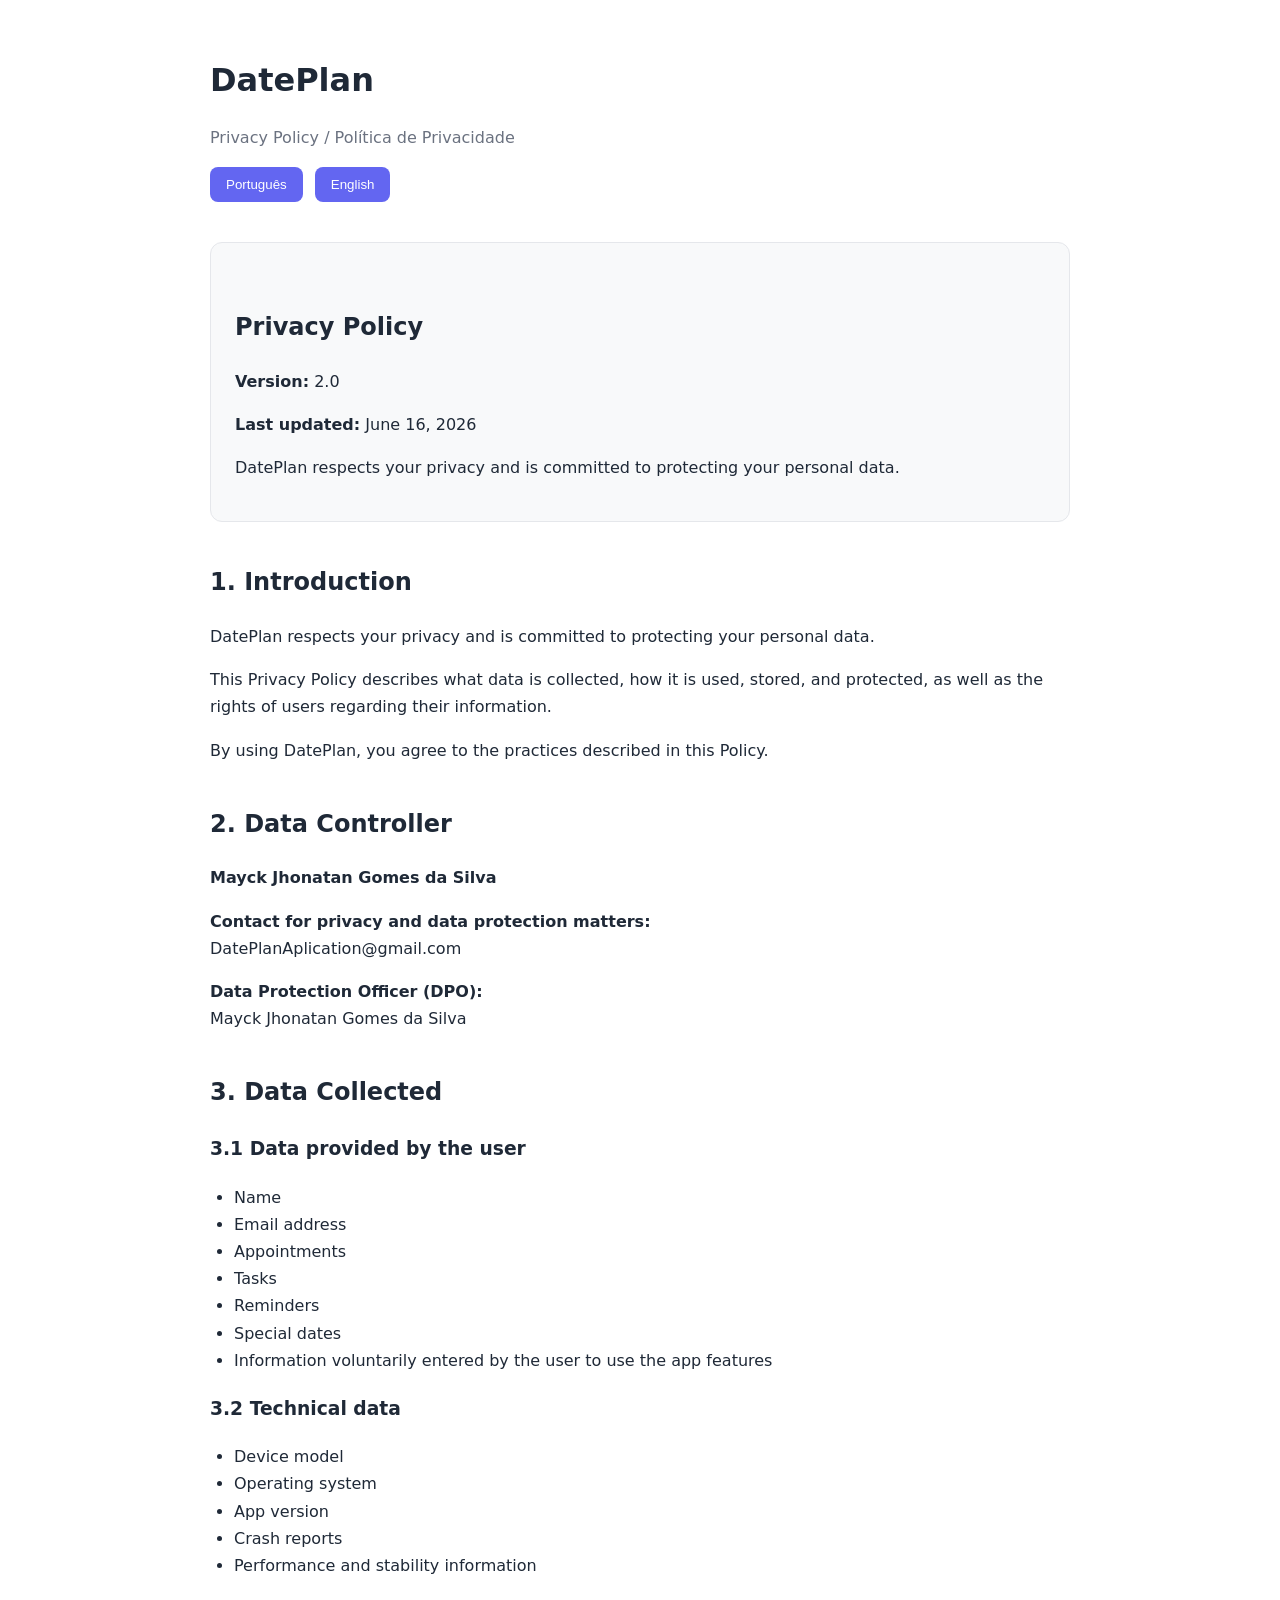
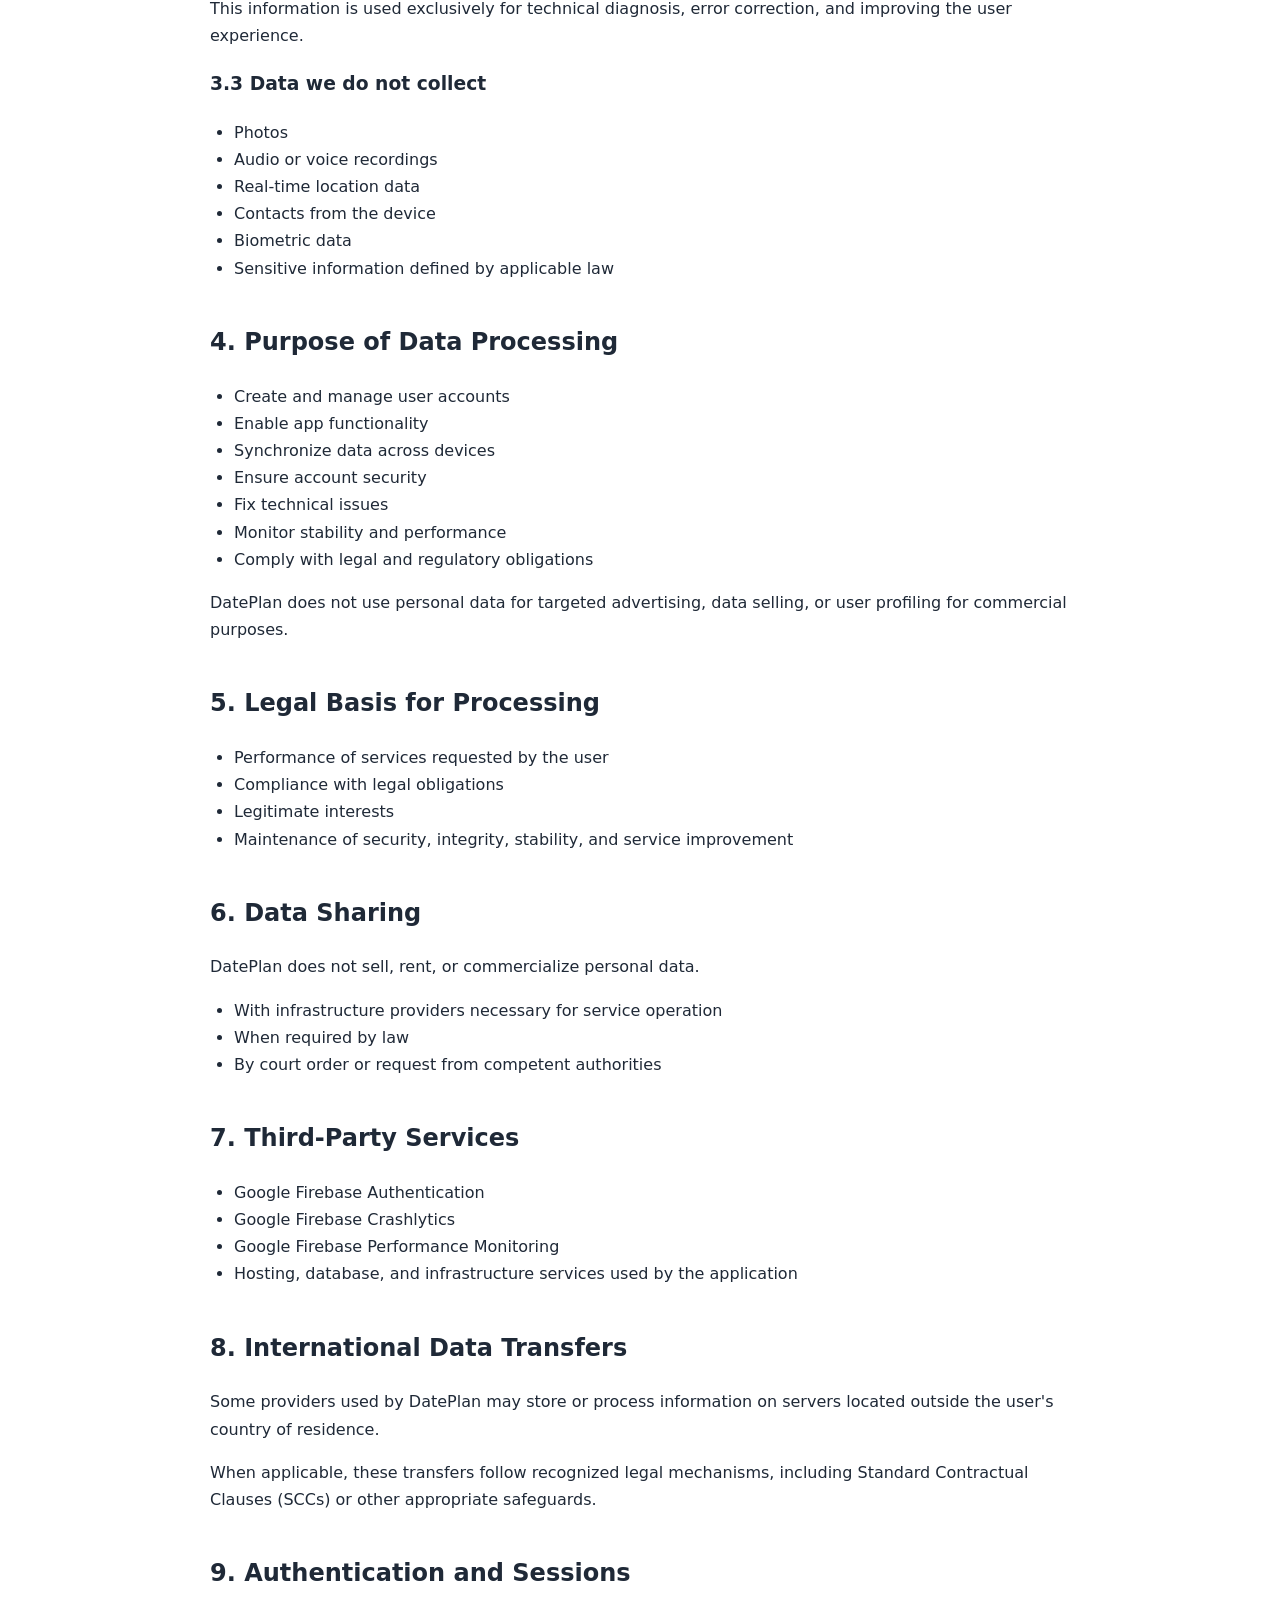
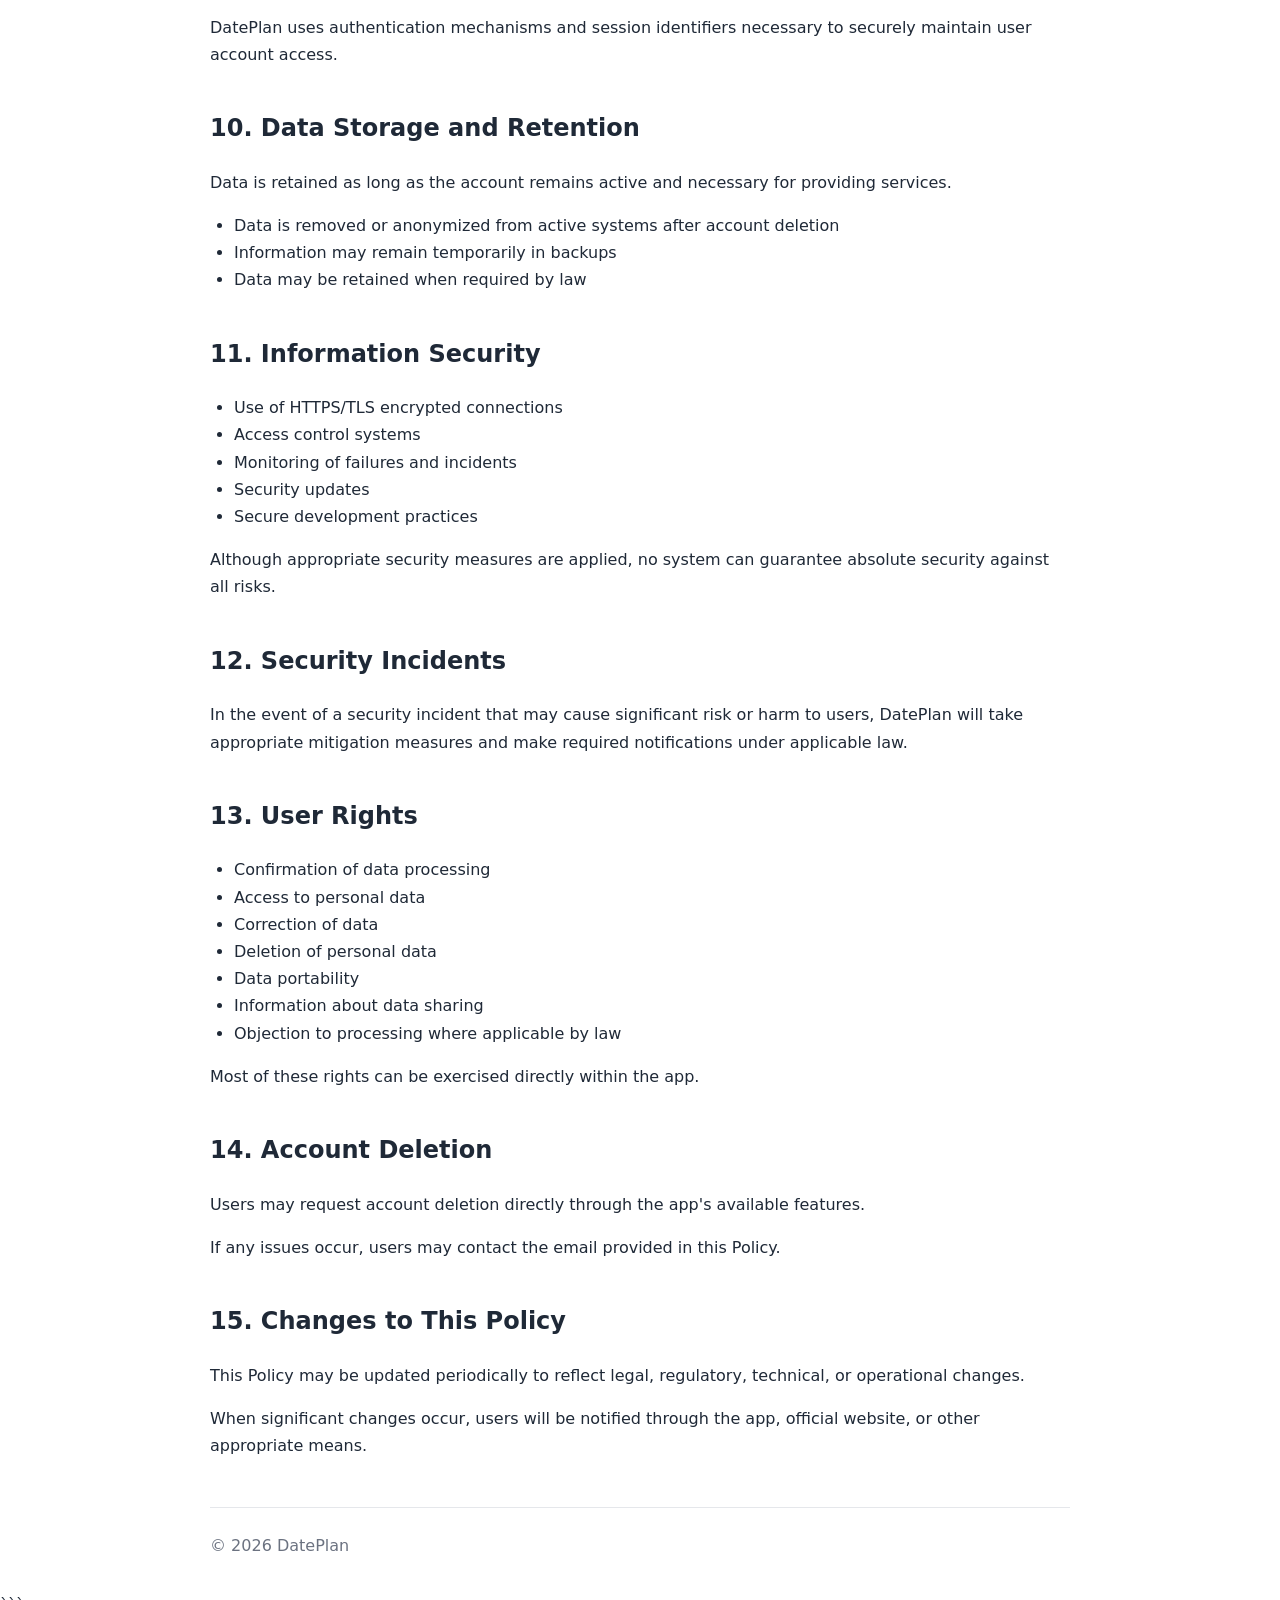
<file: composeApp/src/webMain/resources/policy-privacy.html>
<!DOCTYPE html>
<html lang="pt-BR">
<head>
    <meta charset="UTF-8">
    <meta name="viewport" content="width=device-width, initial-scale=1.0">

    <title>DatePlan Privacy Policy</title>

    <style>
        :root{
            --bg:#ffffff;
            --surface:#f8f9fa;
            --text:#1f2937;
            --secondary:#6b7280;
            --border:#e5e7eb;
            --accent:#6366f1;
        }

        @media (prefers-color-scheme: dark){
            :root{
                --bg:#0f172a;
                --surface:#1e293b;
                --text:#f8fafc;
                --secondary:#94a3b8;
                --border:#334155;
                --accent:#818cf8;
            }
        }

        *{
            box-sizing:border-box;
        }

        body{
            margin:0;
            font-family:system-ui,-apple-system,BlinkMacSystemFont,sans-serif;
            background:var(--bg);
            color:var(--text);
            line-height:1.7;
        }

        .container{
            max-width:900px;
            margin:auto;
            padding:32px 20px;
        }

        header{
            margin-bottom:40px;
        }

        h1{
            margin-bottom:8px;
        }

        .subtitle{
            color:var(--secondary);
        }

        .card{
            background:var(--surface);
            border:1px solid var(--border);
            border-radius:12px;
            padding:24px;
            margin-bottom:24px;
        }

        h2{
            margin-top:40px;
        }

        ul{
            padding-left:24px;
        }

        .language-selector{
            display:flex;
            gap:12px;
            margin-top:16px;
        }

        button{
            border:none;
            cursor:pointer;
            padding:10px 16px;
            border-radius:8px;
            background:var(--accent);
            color:white;
        }

        .hidden{
            display:none;
        }

        footer{
            margin-top:48px;
            padding-top:24px;
            border-top:1px solid var(--border);
            color:var(--secondary);
        }
    </style>
</head>

<body>

<div class="container">

    <header>
        <h1>DatePlan</h1>
        <p class="subtitle">
            Privacy Policy / Política de Privacidade
        </p>

        <div class="language-selector">
            <button onclick="showLanguage('pt')">Português</button>
            <button onclick="showLanguage('en')">English</button>
        </div>
    </header>

    <!-- PORTUGUÊS -->
    <div id="pt">

        <div class="card">
            <h2>Política de Privacidade</h2>

            <p><strong>Versão:</strong> 2.0</p>
            <p><strong>Última atualização:</strong> 16 de junho de 2026</p>

            <p>
                O DatePlan respeita a sua privacidade e está comprometido com a proteção
                dos seus dados pessoais.
            </p>
        </div>

        <h2>1. Introdução</h2>
        <p> O DatePlan respeita a sua privacidade e está comprometido com a proteção dos seus dados pessoais. </p>
        <p> Esta Política de Privacidade descreve quais dados são coletados, como são utilizados, armazenados e protegidos, bem como os direitos dos usuários em relação às suas informações. </p>
        <p> Ao utilizar o DatePlan, você concorda com as práticas descritas nesta Política. </p>

        <h2>2. Controlador dos Dados</h2>
        <p> <strong>Mayck Jhonatan Gomes da Silva</strong> </p>
        <p> <strong>Contato para assuntos relacionados à privacidade e proteção de dados:</strong><br> DatePlanAplication@gmail.com </p>
        <p> <strong>Encarregado pelo tratamento de dados (DPO):</strong><br> Mayck Jhonatan Gomes da Silva </p>

        <h2>3. Dados Coletados</h2>
        <h3>3.1 Dados fornecidos pelo usuário</h3>
        <ul>
            <li>Nome</li>
            <li>Endereço de e-mail</li>
            <li>Compromissos</li>
            <li>Tarefas</li>
            <li>Lembretes</li>
            <li>Datas especiais</li>
            <li>Informações inseridas voluntariamente pelo usuário para utilização dos recursos disponibilizados pelo aplicativo</li>
        </ul>

        <h3>3.2 Dados técnicos</h3>
        <ul>
            <li>Modelo do dispositivo</li>
            <li>Sistema operacional</li>
            <li>Versão do aplicativo</li>
            <li>Relatórios de falhas</li>
            <li>Informações de desempenho e estabilidade da aplicação</li>
        </ul>
        <p> Essas informações são utilizadas exclusivamente para diagnóstico técnico, correção de erros e aprimoramento da experiência do usuário. </p>

        <h3>3.3 Dados que não coletamos</h3>
        <ul>
            <li>Fotografias</li>
            <li>Áudio ou gravações de voz</li>
            <li>Dados de localização em tempo real</li>
            <li>Informações de contatos do dispositivo</li>
            <li>Dados biométricos</li>
            <li>Informações sensíveis definidas pela legislação aplicável</li>
        </ul>

        <h2>4. Finalidade do Tratamento dos Dados</h2>
        <ul>
            <li>Criar e gerenciar contas de usuário</li>
            <li>Permitir o uso das funcionalidades do aplicativo</li>
            <li>Sincronizar informações entre dispositivos</li>
            <li>Garantir a segurança da conta</li>
            <li>Corrigir falhas técnicas</li>
            <li>Monitorar estabilidade e desempenho da aplicação</li>
            <li>Cumprir obrigações legais e regulatórias</li>
        </ul>
        <p> O DatePlan não utiliza dados pessoais para publicidade direcionada, venda de dados ou perfilamento comercial de usuários. </p>

        <h2>5. Bases Legais para o Tratamento</h2>
        <ul>
            <li>Execução dos serviços solicitados pelo usuário</li>
            <li>Cumprimento de obrigações legais</li>
            <li>Exercício regular de direitos</li>
            <li>Legítimo interesse para manutenção da segurança, integridade, estabilidade e melhoria dos serviços</li>
        </ul>

        <h2>6. Compartilhamento de Dados</h2>
        <p> O DatePlan não vende, aluga ou comercializa dados pessoais. </p>
        <ul>
            <li>Com provedores de infraestrutura necessários para operação do serviço</li>
            <li>Quando exigido por lei</li>
            <li>Mediante ordem judicial ou solicitação de autoridade competente</li>
        </ul>

        <h2>7. Serviços de Terceiros</h2>
        <ul>
            <li>Google Firebase Authentication</li>
            <li>Google Firebase Crashlytics</li>
            <li>Google Firebase Performance Monitoring</li>
            <li>Serviços de hospedagem, banco de dados e infraestrutura utilizados pela aplicação</li>
        </ul>

        <h2>8. Transferência Internacional de Dados</h2>
        <p> Alguns provedores utilizados pelo DatePlan podem armazenar ou processar informações em servidores
            localizados fora do país de residência do usuário. </p>
        <p> Quando aplicável, essas transferências observam mecanismos reconhecidos pela legislação pertinente,
            incluindo cláusulas contratuais padrão (Standard Contractual Clauses – SCCs) ou outras salvaguardas
            adequadas. </p>

        <h2>9. Autenticação e Sessões</h2>
        <p> O DatePlan utiliza mecanismos de autenticação e identificadores de sessão necessários para manter o acesso
            seguro à conta do usuário. </p>

        <h2>10. Armazenamento e Retenção dos Dados</h2>
        <p> Os dados serão mantidos enquanto a conta permanecer ativa e forem necessários para prestação dos
            serviços. </p>
        <ul>
            <li>Os dados serão removidos ou anonimizados dos sistemas ativos após exclusão da conta</li>
            <li>Informações podem permanecer temporariamente em backups</li>
            <li>Dados podem ser preservados quando exigido por lei</li>
        </ul>

        <h2>11. Segurança das Informações</h2>
        <ul>
            <li>Utilização de conexões protegidas por HTTPS/TLS</li>
            <li>Controle de acesso aos sistemas</li>
            <li>Monitoramento de falhas e incidentes</li>
            <li>Atualizações de segurança</li>
            <li>Boas práticas de desenvolvimento seguro</li>
        </ul>
        <p> Embora sejam adotadas medidas adequadas de proteção, nenhum sistema pode garantir segurança absoluta contra
            todos os riscos existentes. </p>

        <h2>12. Incidentes de Segurança</h2>
        <p> Em caso de incidente de segurança que possa acarretar risco ou dano relevante aos usuários, o DatePlan
            adotará as medidas cabíveis e realizará as comunicações exigidas pela legislação aplicável. </p>

        <h2>13. Direitos do Usuário</h2>
        <ul>
            <li>Confirmação da existência de tratamento de dados</li>
            <li>Acesso aos dados pessoais</li>
            <li>Correção de dados</li>
            <li>Exclusão de dados pessoais</li>
            <li>Portabilidade dos dados</li>
            <li>Informações sobre compartilhamento de dados</li>
            <li>Oposição ao tratamento nos casos previstos em lei</li>
        </ul>
        <p> Grande parte desses direitos pode ser exercida diretamente através das funcionalidades do aplicativo. </p>

        <h2>14. Exclusão da Conta</h2>
        <p> O usuário poderá solicitar a exclusão da conta diretamente através das funcionalidades disponibilizadas pelo
            aplicativo. </p>
        <p> Caso encontre dificuldades, poderá entrar em contato através do e-mail informado nesta Política. </p>

        <h2>15. Alterações nesta Política</h2>
        <p> Esta Política poderá ser atualizada periodicamente para refletir alterações legais, regulatórias, técnicas
            ou operacionais. </p>
        <p> Sempre que ocorrerem alterações relevantes, os usuários serão informados através do aplicativo, do site
            oficial ou por outros meios apropriados. </p>

    </div>

    <!-- ENGLISH -->
    <div id="en" class="hidden">

        <div class="card">
            <h2>Privacy Policy</h2>

            <p><strong>Version:</strong> 2.0</p>
            <p><strong>Last updated:</strong> June 16, 2026</p>

            <p>
                DatePlan respects your privacy and is committed to protecting
                your personal data.
            </p>
        </div>

        <h2>1. Introduction</h2>
        <p> DatePlan respects your privacy and is committed to protecting your personal data. </p>
        <p> This Privacy Policy describes what data is collected, how it is used, stored, and protected, as well as the rights of users regarding their information. </p>
        <p> By using DatePlan, you agree to the practices described in this Policy. </p>

        <h2>2. Data Controller</h2>
        <p> <strong>Mayck Jhonatan Gomes da Silva</strong> </p>
        <p> <strong>Contact for privacy and data protection matters:</strong><br> DatePlanAplication@gmail.com </p>
        <p> <strong>Data Protection Officer (DPO):</strong><br> Mayck Jhonatan Gomes da Silva </p>

        <h2>3. Data Collected</h2>
        <h3>3.1 Data provided by the user</h3>
        <ul>
            <li>Name</li>
            <li>Email address</li>
            <li>Appointments</li>
            <li>Tasks</li>
            <li>Reminders</li>
            <li>Special dates</li>
            <li>Information voluntarily entered by the user to use the app features</li>
        </ul>

        <h3>3.2 Technical data</h3>
        <ul>
            <li>Device model</li>
            <li>Operating system</li>
            <li>App version</li>
            <li>Crash reports</li>
            <li>Performance and stability information</li>
        </ul>

        <p> This information is used exclusively for technical diagnosis, error correction, and improving the user experience. </p>

        <h3>3.3 Data we do not collect</h3>
        <ul>
            <li>Photos</li>
            <li>Audio or voice recordings</li>
            <li>Real-time location data</li>
            <li>Contacts from the device</li>
            <li>Biometric data</li>
            <li>Sensitive information defined by applicable law</li>
        </ul>

        <h2>4. Purpose of Data Processing</h2>
        <ul>
            <li>Create and manage user accounts</li>
            <li>Enable app functionality</li>
            <li>Synchronize data across devices</li>
            <li>Ensure account security</li>
            <li>Fix technical issues</li>
            <li>Monitor stability and performance</li>
            <li>Comply with legal and regulatory obligations</li>
        </ul>

        <p> DatePlan does not use personal data for targeted advertising, data selling, or user profiling for commercial purposes. </p>

        <h2>5. Legal Basis for Processing</h2>
        <ul>
            <li>Performance of services requested by the user</li>
            <li>Compliance with legal obligations</li>
            <li>Legitimate interests</li>
            <li>Maintenance of security, integrity, stability, and service improvement</li>
        </ul>

        <h2>6. Data Sharing</h2>
        <p> DatePlan does not sell, rent, or commercialize personal data. </p>
        <ul>
            <li>With infrastructure providers necessary for service operation</li>
            <li>When required by law</li>
            <li>By court order or request from competent authorities</li>
        </ul>

        <h2>7. Third-Party Services</h2>
        <ul>
            <li>Google Firebase Authentication</li>
            <li>Google Firebase Crashlytics</li>
            <li>Google Firebase Performance Monitoring</li>
            <li>Hosting, database, and infrastructure services used by the application</li>
        </ul>

        <h2>8. International Data Transfers</h2>
        <p> Some providers used by DatePlan may store or process information on servers located outside the user's country of residence. </p>
        <p> When applicable, these transfers follow recognized legal mechanisms, including Standard Contractual Clauses (SCCs) or other appropriate safeguards. </p>

        <h2>9. Authentication and Sessions</h2>
        <p> DatePlan uses authentication mechanisms and session identifiers necessary to securely maintain user account access. </p>

        <h2>10. Data Storage and Retention</h2>
        <p> Data is retained as long as the account remains active and necessary for providing services. </p>
        <ul>
            <li>Data is removed or anonymized from active systems after account deletion</li>
            <li>Information may remain temporarily in backups</li>
            <li>Data may be retained when required by law</li>
        </ul>

        <h2>11. Information Security</h2>
        <ul>
            <li>Use of HTTPS/TLS encrypted connections</li>
            <li>Access control systems</li>
            <li>Monitoring of failures and incidents</li>
            <li>Security updates</li>
            <li>Secure development practices</li>
        </ul>

        <p> Although appropriate security measures are applied, no system can guarantee absolute security against all risks. </p>

        <h2>12. Security Incidents</h2>
        <p> In the event of a security incident that may cause significant risk or harm to users, DatePlan will take appropriate mitigation measures and make required notifications under applicable law. </p>

        <h2>13. User Rights</h2>
        <ul>
            <li>Confirmation of data processing</li>
            <li>Access to personal data</li>
            <li>Correction of data</li>
            <li>Deletion of personal data</li>
            <li>Data portability</li>
            <li>Information about data sharing</li>
            <li>Objection to processing where applicable by law</li>
        </ul>

        <p> Most of these rights can be exercised directly within the app. </p>

        <h2>14. Account Deletion</h2>
        <p> Users may request account deletion directly through the app's available features. </p>
        <p> If any issues occur, users may contact the email provided in this Policy. </p>

        <h2>15. Changes to This Policy</h2>
        <p> This Policy may be updated periodically to reflect legal, regulatory, technical, or operational changes. </p>
        <p> When significant changes occur, users will be notified through the app, official website, or other appropriate means. </p>


    </div>

    <footer>
        © 2026 DatePlan
    </footer>

</div>

<script>
    function showLanguage(lang){
        document.getElementById('pt').classList.add('hidden');
        document.getElementById('en').classList.add('hidden');

        document.getElementById(lang).classList.remove('hidden');

        localStorage.setItem('dateplan_lang', lang);
    }

    document.addEventListener('DOMContentLoaded', () => {
        const saved =
            localStorage.getItem('dateplan_lang');

        if(saved){
            showLanguage(saved);
            return;
        }

        const browserLang =
            navigator.language.toLowerCase();

        if(browserLang.startsWith('pt')){
            showLanguage('pt');
        }else{
            showLanguage('en');
        }
    });
</script>

</body>
</html>
```
</file>
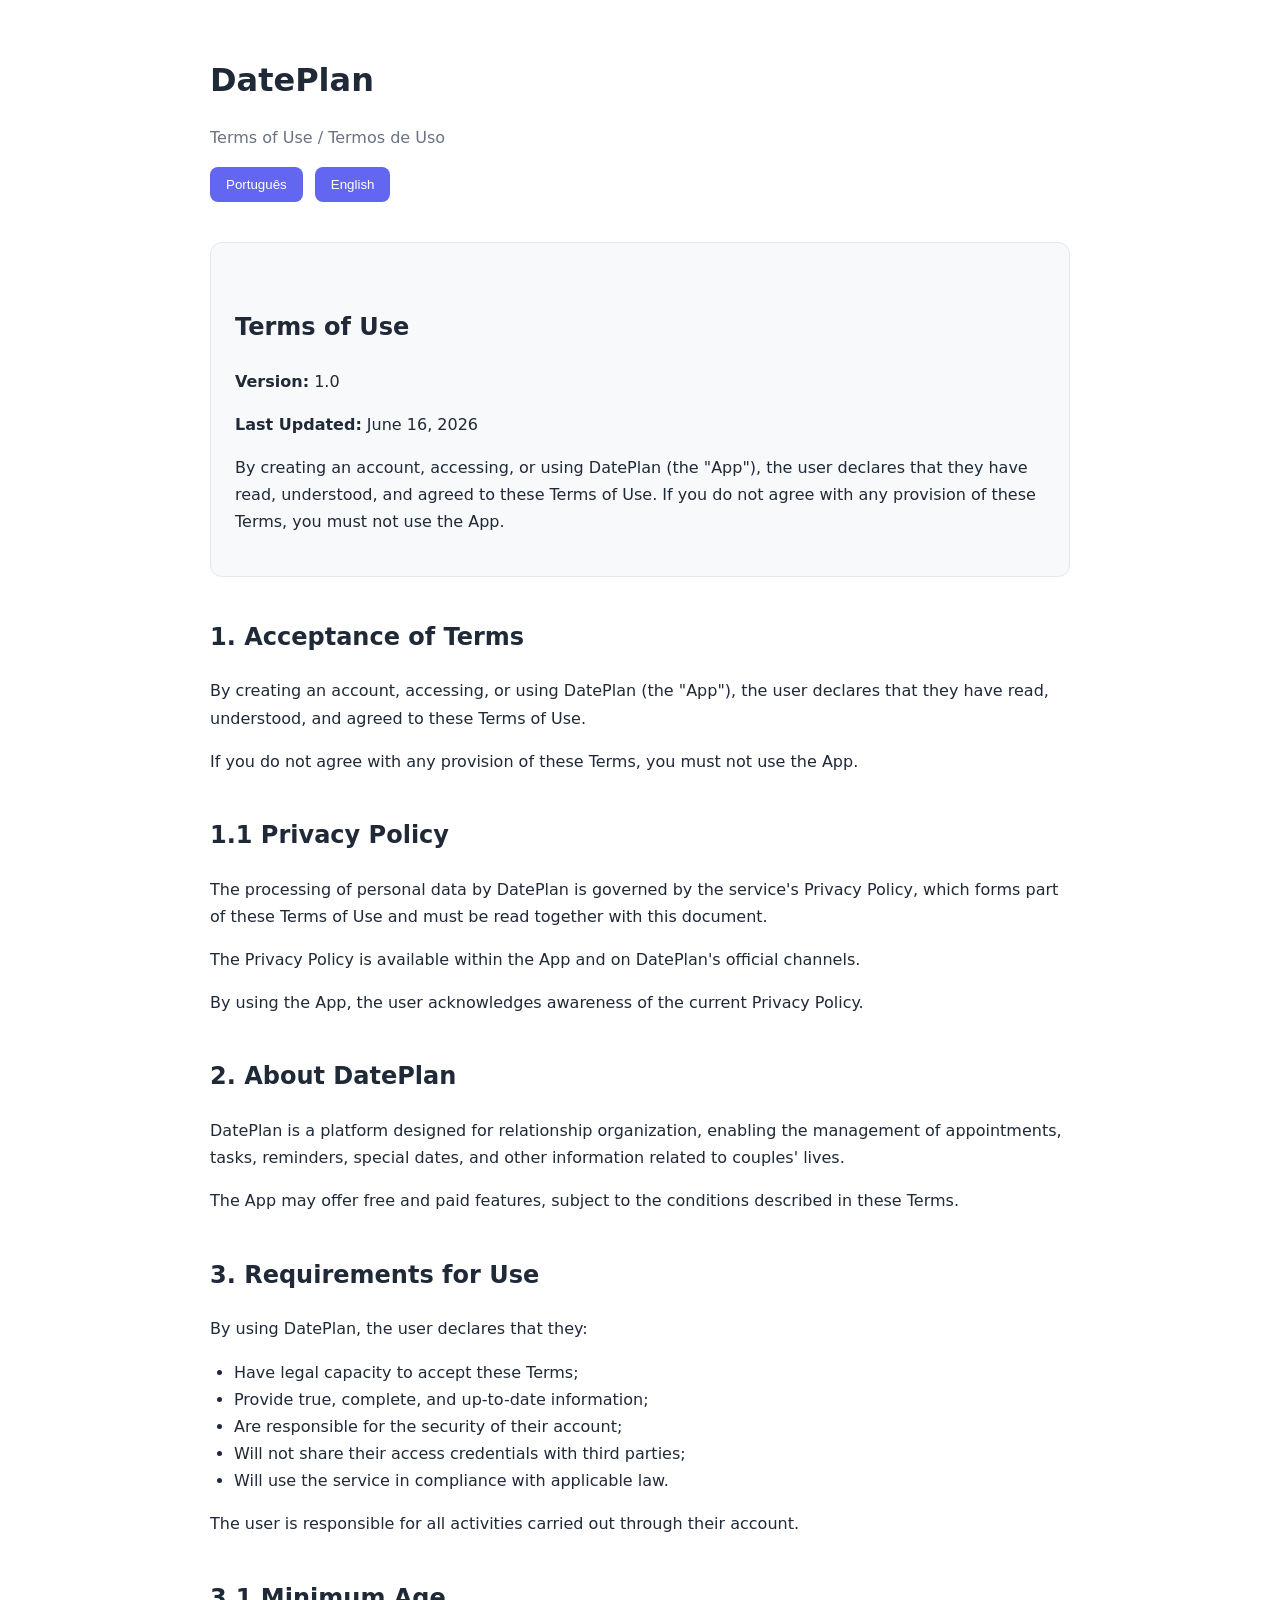
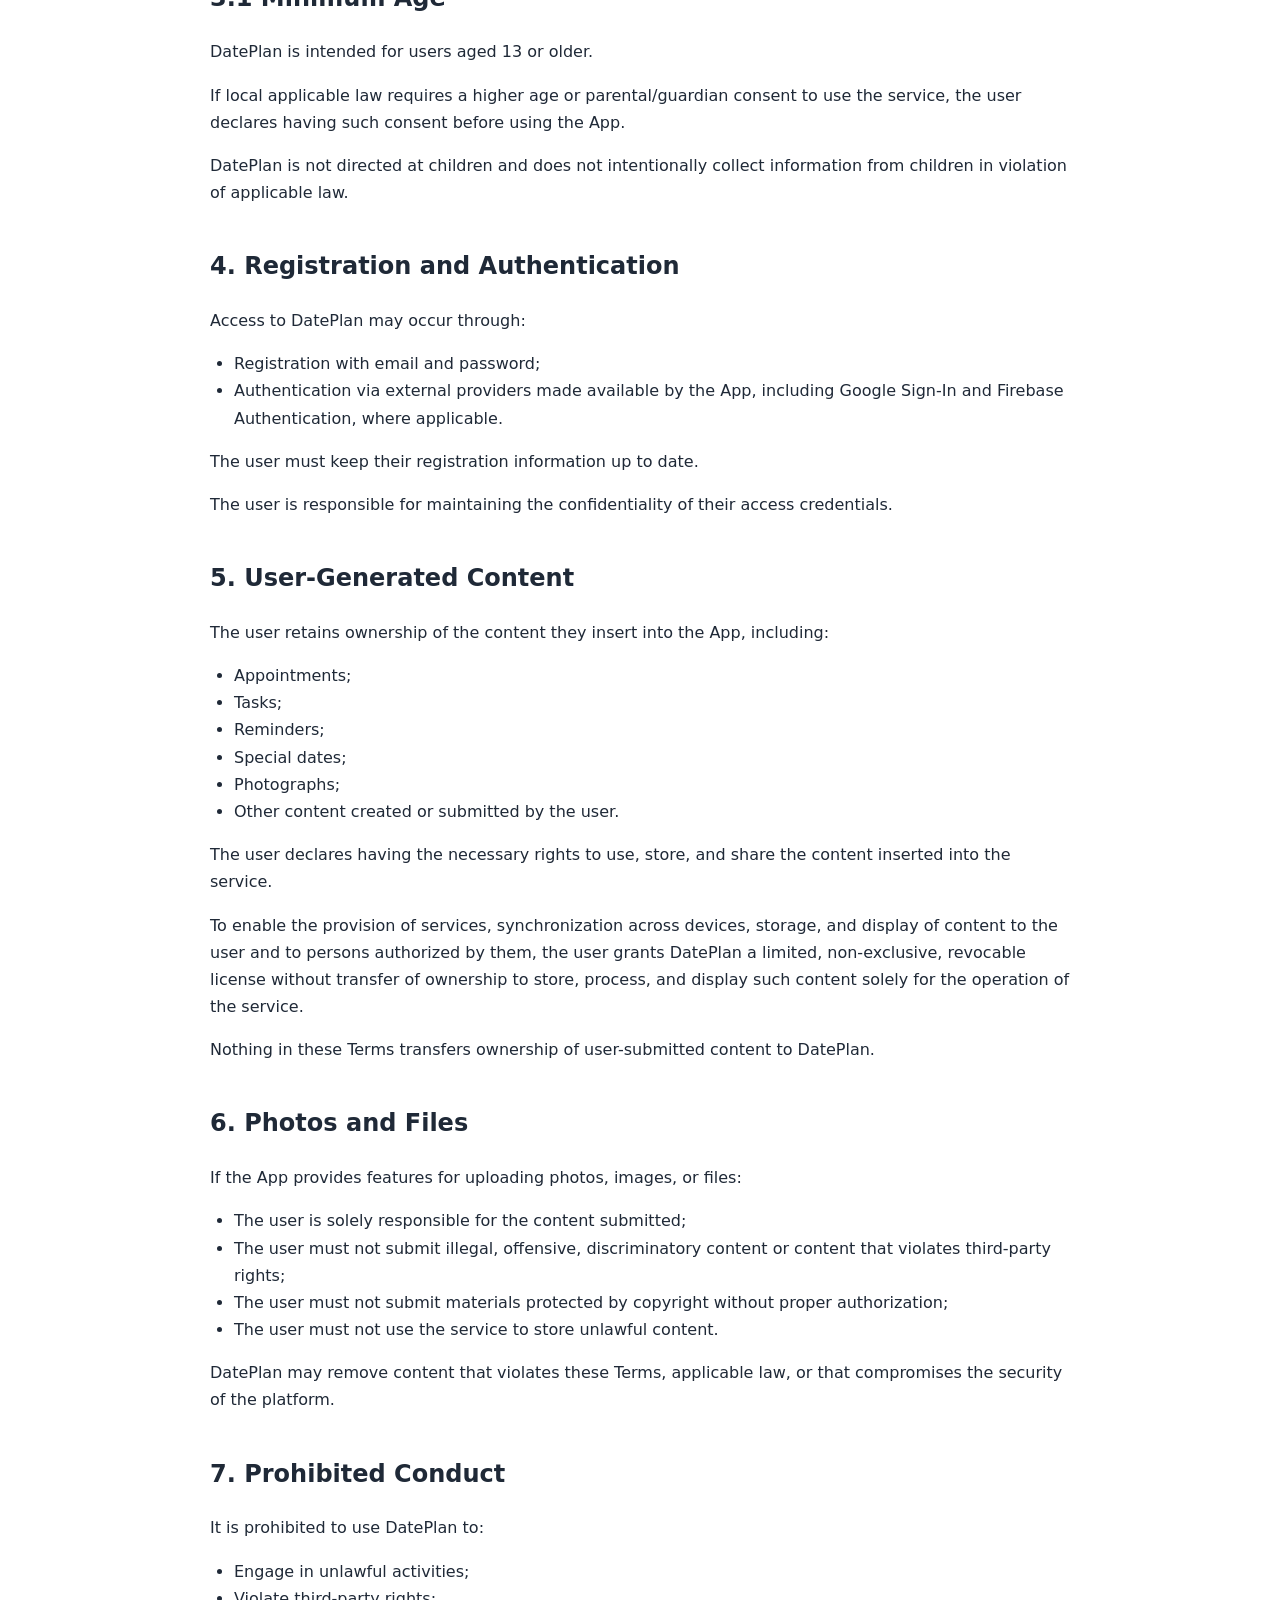
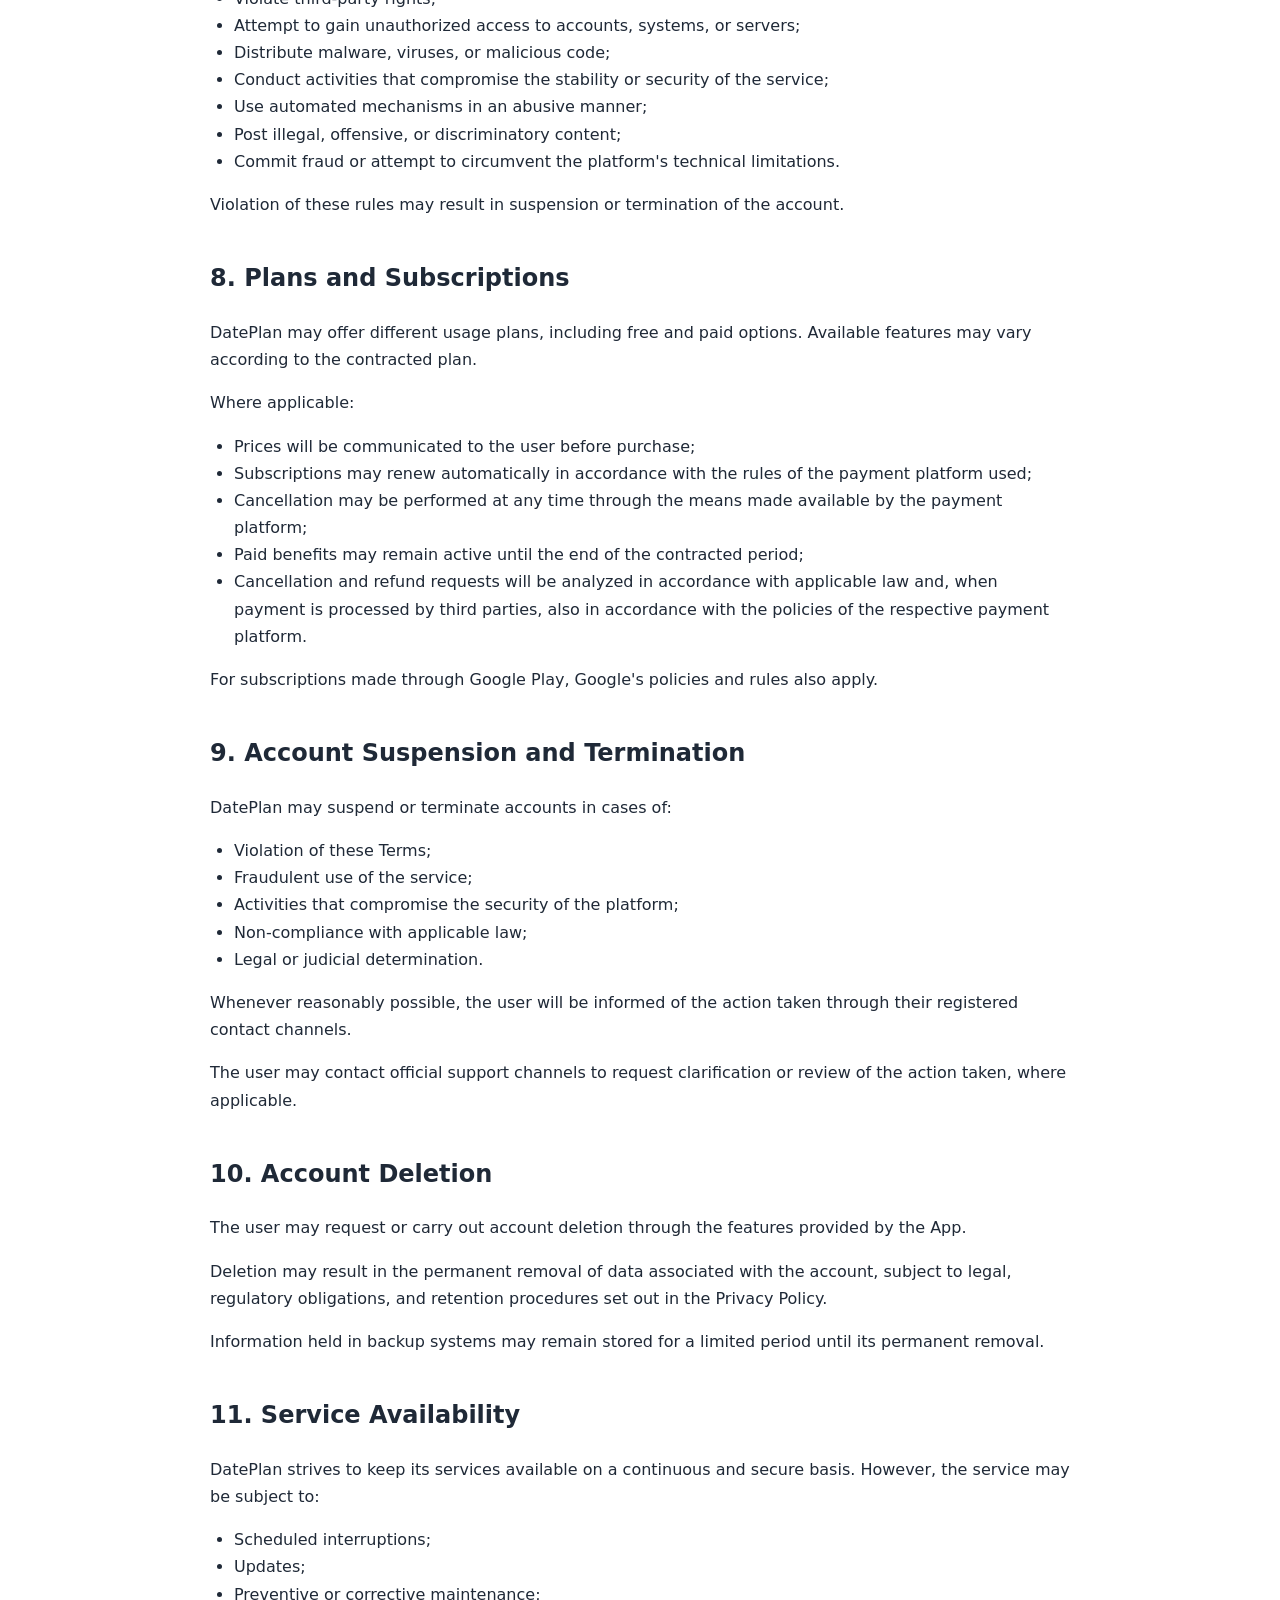
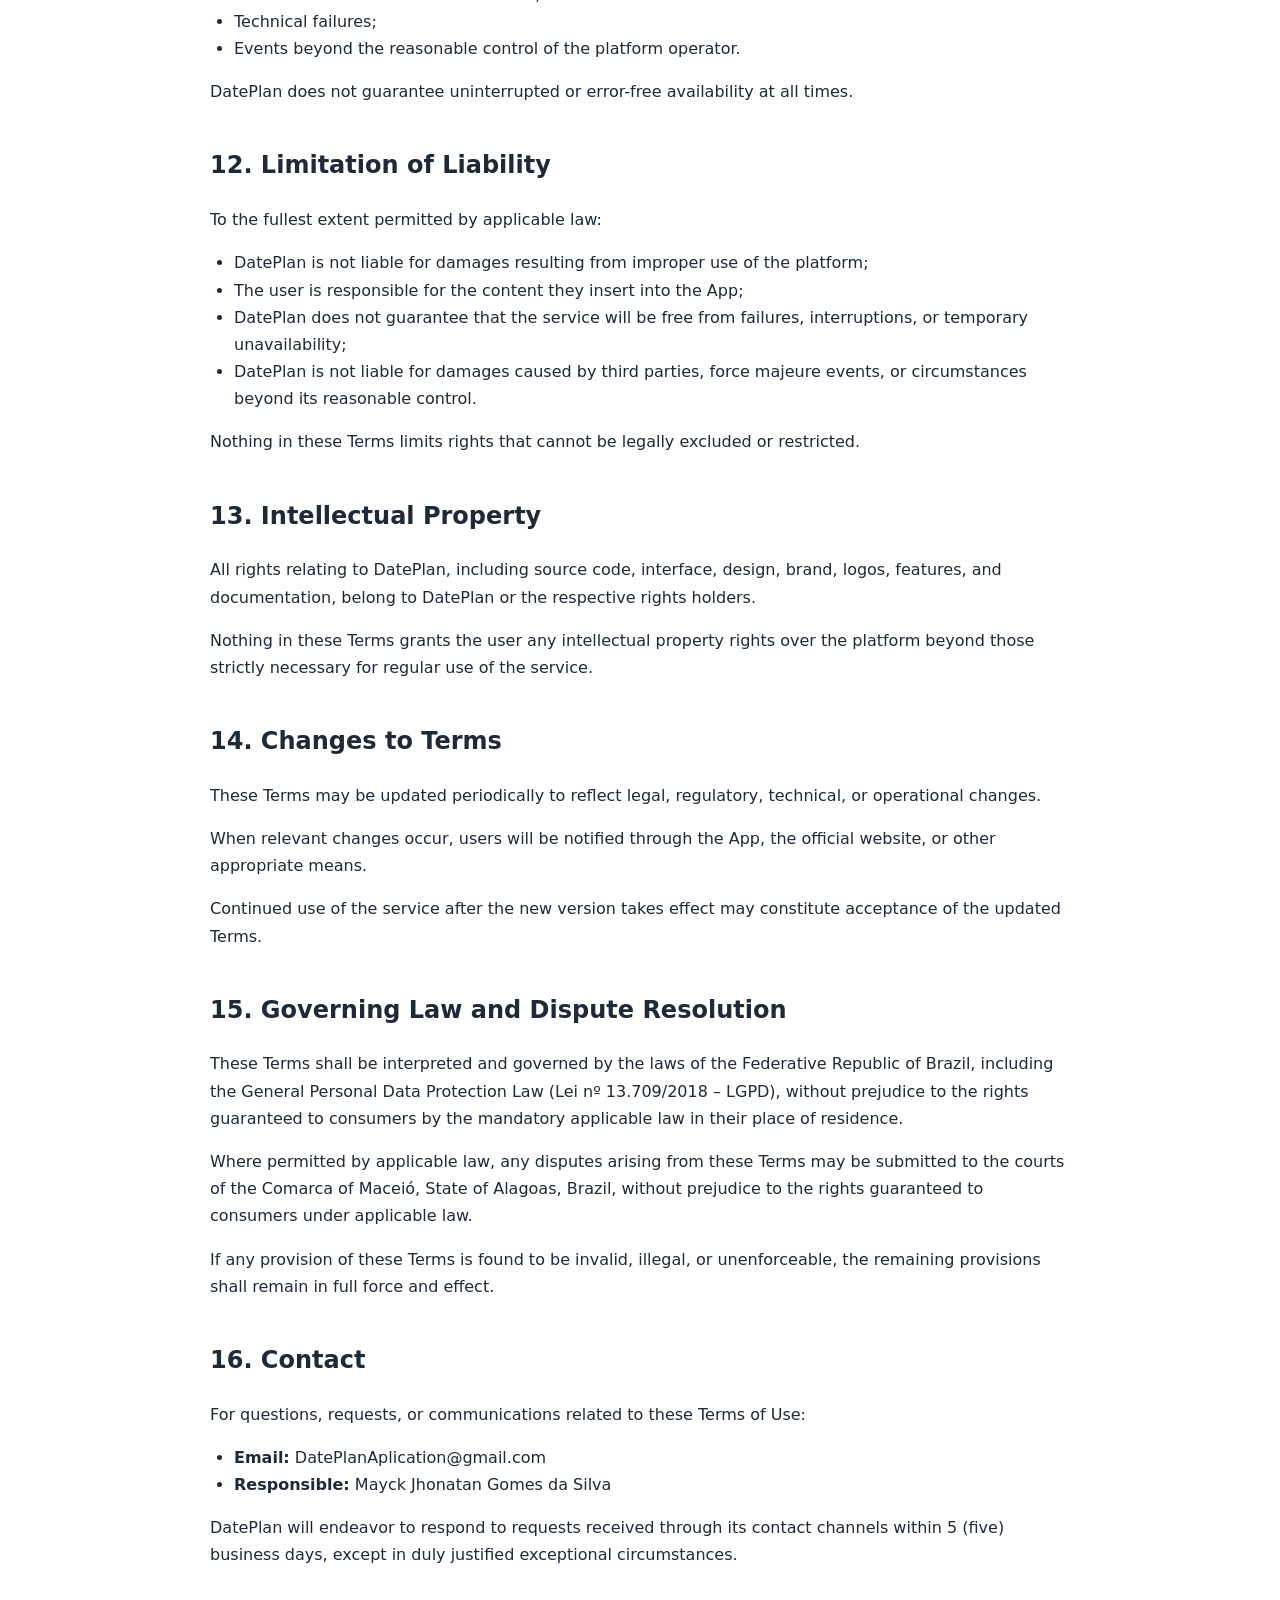
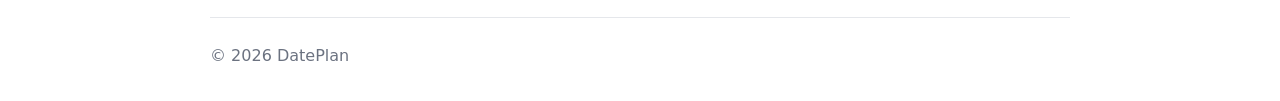
<file: composeApp/src/webMain/resources/terms-of-use.html>
<!DOCTYPE html>
<html lang="pt-BR">
<head>
    <meta charset="UTF-8">
    <meta name="viewport" content="width=device-width, initial-scale=1.0">

    <title>DatePlan Terms of Use</title>

    <style>
        :root {
            --bg: #ffffff;
            --surface: #f8f9fa;
            --text: #1f2937;
            --secondary: #6b7280;
            --border: #e5e7eb;
            --accent: #6366f1;
        }

        @media (prefers-color-scheme: dark) {
            :root {
                --bg: #0f172a;
                --surface: #1e293b;
                --text: #f8fafc;
                --secondary: #94a3b8;
                --border: #334155;
                --accent: #818cf8;
            }
        }

        * {
            box-sizing: border-box;
        }

        body {
            margin: 0;
            font-family: system-ui, -apple-system, BlinkMacSystemFont, sans-serif;
            background: var(--bg);
            color: var(--text);
            line-height: 1.7;
        }

        .container {
            max-width: 900px;
            margin: auto;
            padding: 32px 20px;
        }

        header {
            margin-bottom: 40px;
        }

        h1 {
            margin-bottom: 8px;
        }

        .subtitle {
            color: var(--secondary);
        }

        .card {
            background: var(--surface);
            border: 1px solid var(--border);
            border-radius: 12px;
            padding: 24px;
            margin-bottom: 24px;
        }

        h2 {
            margin-top: 40px;
        }

        ul {
            padding-left: 24px;
        }

        .language-selector {
            display: flex;
            gap: 12px;
            margin-top: 16px;
        }

        button {
            border: none;
            cursor: pointer;
            padding: 10px 16px;
            border-radius: 8px;
            background: var(--accent);
            color: white;
        }

        .hidden {
            display: none;
        }

        footer {
            margin-top: 48px;
            padding-top: 24px;
            border-top: 1px solid var(--border);
            color: var(--secondary);
        }
    </style>
</head>

<body>

<div class="container">

    <header>
        <h1>DatePlan</h1>
        <p class="subtitle">
            Terms of Use / Termos de Uso
        </p>

        <div class="language-selector">
            <button onclick="showLanguage('pt')">Português</button>
            <button onclick="showLanguage('en')">English</button>
        </div>
    </header>

    <!-- PORTUGUÊS -->
    <div id="pt">

        <div class="card">
            <h2>Termos de Uso</h2>
            <p><strong>Versão:</strong> 1.0</p>
            <p><strong>Última atualização:</strong> 16 de junho de 2026</p>
            <p>Ao criar uma conta, acessar ou utilizar o DatePlan ("Aplicativo"), o usuário declara que leu, compreendeu
                e concorda com estes Termos de Uso. Caso não concorde com qualquer disposição destes Termos, o usuário
                não deverá utilizar o Aplicativo.</p>
        </div>


        <h2>1. Aceitação dos Termos</h2>
        <p>Ao criar uma conta, acessar ou utilizar o DatePlan ("Aplicativo"), o usuário declara que leu, compreendeu e
            concorda com estes Termos de Uso.</p>
        <p>Caso não concorde com qualquer disposição destes Termos, o usuário não deverá utilizar o Aplicativo.</p>

        <h2>1.1 Política de Privacidade</h2>
        <p>O tratamento de dados pessoais realizado pelo DatePlan é regido pela Política de Privacidade do serviço, que
            integra estes Termos de Uso e deve ser lida em conjunto com este documento.</p>
        <p>A Política de Privacidade encontra-se disponível dentro do Aplicativo e nos canais oficiais do DatePlan.</p>
        <p>Ao utilizar o Aplicativo, o usuário declara ter ciência da Política de Privacidade vigente.</p>


        <h2>2. Sobre o DatePlan</h2>
        <p>O DatePlan é uma plataforma destinada à organização de relacionamentos, permitindo o gerenciamento de
            compromissos, tarefas, lembretes, datas especiais e demais informações relacionadas à vida do casal.</p>
        <p>O Aplicativo poderá disponibilizar funcionalidades gratuitas e pagas, sujeitas às condições descritas nestes
            Termos.</p>


        <h2>3. Requisitos para Utilização</h2>
        <p>Ao utilizar o DatePlan, o usuário declara que:</p>
        <ul>
            <li>Possui capacidade legal para aceitar estes Termos;</li>
            <li>Fornece informações verdadeiras, completas e atualizadas;</li>
            <li>É responsável pela segurança de sua conta;</li>
            <li>Não compartilhará suas credenciais de acesso com terceiros;</li>
            <li>Utilizará o serviço em conformidade com a legislação aplicável.</li>
        </ul>
        <p>O usuário é responsável por todas as atividades realizadas por meio de sua conta.</p>

        <h2>3.1 Idade Mínima</h2>
        <p>O DatePlan destina-se a usuários com idade igual ou superior a 13 anos.</p>
        <p>Caso a legislação local aplicável exija idade superior ou autorização dos responsáveis legais para utilização
            do serviço, o usuário declara possuir tal autorização antes de utilizar o Aplicativo.</p>
        <p>O DatePlan não é direcionado a crianças e não coleta intencionalmente informações de crianças em desacordo
            com a legislação aplicável.</p>


        <h2>4. Cadastro e Autenticação</h2>
        <p>O acesso ao DatePlan poderá ocorrer por meio de:</p>
        <ul>
            <li>Cadastro com e-mail e senha;</li>
            <li>Autenticação por provedores externos disponibilizados pelo Aplicativo, incluindo Google Sign-In e
                Firebase Authentication, quando aplicável.
            </li>
        </ul>
        <p>O usuário deverá manter suas informações de cadastro atualizadas.</p>
        <p>O usuário é responsável por preservar a confidencialidade de suas credenciais de acesso.</p>


        <h2>5. Conteúdo Inserido pelo Usuário</h2>
        <p>O usuário permanece proprietário dos conteúdos inseridos no Aplicativo, incluindo:</p>
        <ul>
            <li>Compromissos;</li>
            <li>Tarefas;</li>
            <li>Lembretes;</li>
            <li>Datas especiais;</li>
            <li>Fotografias;</li>
            <li>Outros conteúdos criados ou enviados pelo usuário.</li>
        </ul>
        <p>O usuário declara possuir os direitos necessários para utilizar, armazenar e compartilhar os conteúdos
            inseridos no serviço.</p>
        <p>Para possibilitar a prestação dos serviços, sincronização entre dispositivos, armazenamento e exibição dos
            conteúdos ao próprio usuário e às pessoas autorizadas por ele, o usuário concede ao DatePlan uma licença
            limitada, não exclusiva, revogável e sem transferência de propriedade para armazenar, processar e exibir
            tais conteúdos exclusivamente para o funcionamento do serviço.</p>
        <p>Nenhuma disposição destes Termos transfere ao DatePlan a propriedade dos conteúdos enviados pelos
            usuários.</p>


        <h2>6. Fotografias e Arquivos</h2>
        <p>Caso o Aplicativo disponibilize funcionalidades de envio de fotografias, imagens ou arquivos:</p>
        <ul>
            <li>O usuário será integralmente responsável pelos conteúdos enviados;</li>
            <li>O usuário não deverá enviar conteúdo ilegal, ofensivo, discriminatório ou que viole direitos de
                terceiros;
            </li>
            <li>O usuário não deverá enviar materiais protegidos por direitos autorais sem autorização adequada;</li>
            <li>O usuário não deverá utilizar o serviço para armazenamento de conteúdo ilícito.</li>
        </ul>
        <p>O DatePlan poderá remover conteúdos que violem estes Termos, a legislação aplicável ou comprometam a
            segurança da plataforma.</p>


        <h2>7. Condutas Proibidas</h2>
        <p>É proibido utilizar o DatePlan para:</p>
        <ul>
            <li>Praticar atividades ilícitas;</li>
            <li>Violar direitos de terceiros;</li>
            <li>Tentar obter acesso não autorizado a contas, sistemas ou servidores;</li>
            <li>Distribuir malware, vírus ou códigos maliciosos;</li>
            <li>Realizar atividades que comprometam a estabilidade ou segurança do serviço;</li>
            <li>Utilizar mecanismos automatizados de forma abusiva;</li>
            <li>Publicar conteúdo ilegal, ofensivo ou discriminatório;</li>
            <li>Praticar fraudes ou tentar contornar limitações técnicas da plataforma.</li>
        </ul>
        <p>O descumprimento destas regras poderá resultar em suspensão ou encerramento da conta.</p>


        <h2>8. Planos e Assinaturas</h2>
        <p>O DatePlan poderá oferecer diferentes modalidades de utilização, incluindo planos gratuitos e pagos. As
            funcionalidades disponíveis poderão variar de acordo com o plano contratado.</p>
        <p>Quando aplicável:</p>
        <ul>
            <li>Os preços serão informados ao usuário antes da contratação;</li>
            <li>Assinaturas poderão ser renovadas automaticamente conforme as regras da plataforma de pagamento
                utilizada;
            </li>
            <li>O cancelamento poderá ser realizado a qualquer momento pelos meios disponibilizados pela plataforma
                responsável pelo pagamento;
            </li>
            <li>Benefícios pagos poderão permanecer ativos até o término do período contratado;</li>
            <li>Pedidos de cancelamento e reembolso serão analisados de acordo com a legislação aplicável e, quando o
                pagamento for processado por terceiros, também conforme as políticas da respectiva plataforma de
                pagamento.
            </li>
        </ul>
        <p>Para assinaturas realizadas por meio da Google Play, aplicam-se também as políticas e regras estabelecidas
            pela Google.</p>


        <h2>9. Suspensão e Encerramento de Contas</h2>
        <p>O DatePlan poderá suspender ou encerrar contas em casos de:</p>
        <ul>
            <li>Violação destes Termos;</li>
            <li>Utilização fraudulenta do serviço;</li>
            <li>Atividades que comprometam a segurança da plataforma;</li>
            <li>Descumprimento da legislação aplicável;</li>
            <li>Determinação legal ou judicial.</li>
        </ul>
        <p>Sempre que razoavelmente possível, o usuário será informado sobre a medida adotada por meio dos canais de
            contato cadastrados.</p>
        <p>O usuário poderá entrar em contato pelos canais oficiais de suporte para solicitar esclarecimentos ou revisão
            da medida adotada, quando aplicável.</p>


        <h2>10. Exclusão de Conta</h2>
        <p>O usuário poderá solicitar ou realizar a exclusão da conta por meio das funcionalidades disponibilizadas pelo
            Aplicativo.</p>
        <p>A exclusão poderá resultar na remoção permanente dos dados associados à conta, observadas obrigações legais,
            regulatórias e procedimentos de retenção previstos na Política de Privacidade.</p>
        <p>Informações mantidas em sistemas de backup poderão permanecer armazenadas por período limitado até sua
            remoção definitiva.</p>


        <h2>11. Disponibilidade do Serviço</h2>
        <p>O DatePlan busca manter seus serviços disponíveis de forma contínua e segura. Contudo, o serviço poderá
            sofrer:</p>
        <ul>
            <li>Interrupções programadas;</li>
            <li>Atualizações;</li>
            <li>Manutenções preventivas ou corretivas;</li>
            <li>Falhas técnicas;</li>
            <li>Eventos fora do controle razoável do operador da plataforma.</li>
        </ul>
        <p>O DatePlan não garante disponibilidade ininterrupta ou livre de erros em todos os momentos.</p>


        <h2>12. Limitação de Responsabilidade</h2>
        <p>Na máxima extensão permitida pela legislação aplicável:</p>
        <ul>
            <li>O DatePlan não se responsabiliza por danos decorrentes de uso inadequado da plataforma;</li>
            <li>O usuário é responsável pelos conteúdos inseridos no Aplicativo;</li>
            <li>O DatePlan não garante que o serviço estará livre de falhas, interrupções ou indisponibilidades
                temporárias;
            </li>
            <li>O DatePlan não responde por prejuízos causados por terceiros, eventos de força maior ou circunstâncias
                fora de seu controle razoável.
            </li>
        </ul>
        <p>Nada nestes Termos limita direitos que não possam ser legalmente excluídos ou restringidos.</p>


        <h2>13. Propriedade Intelectual</h2>
        <p>Todos os direitos relacionados ao DatePlan, incluindo código-fonte, interface, design, marca, logotipos,
            funcionalidades e documentação, pertencem ao DatePlan ou aos respectivos titulares de direitos.</p>
        <p>Nenhuma disposição destes Termos concede ao usuário direitos de propriedade intelectual sobre a plataforma
            além daqueles estritamente necessários para utilização regular do serviço.</p>


        <h2>14. Alterações dos Termos</h2>
        <p>Estes Termos poderão ser atualizados periodicamente para refletir alterações legais, regulatórias, técnicas
            ou operacionais.</p>
        <p>Quando alterações relevantes ocorrerem, os usuários serão informados por meio do Aplicativo, do site oficial
            ou por outros meios apropriados.</p>
        <p>A continuidade do uso do serviço após a entrada em vigor da nova versão poderá representar a aceitação dos
            Termos atualizados.</p>


        <h2>15. Lei Aplicável e Resolução de Disputas</h2>
        <p>Estes Termos serão interpretados e regidos pelas leis da República Federativa do Brasil, incluindo a Lei
            Geral de Proteção de Dados Pessoais (Lei nº 13.709/2018 – LGPD), sem prejuízo dos direitos assegurados aos
            consumidores pela legislação obrigatória aplicável em seu local de residência.</p>
        <p>Sempre que permitido pela legislação aplicável, eventuais controvérsias decorrentes destes Termos poderão ser
            submetidas ao foro da Comarca de Maceió, Estado de Alagoas, Brasil, sem prejuízo dos direitos assegurados
            aos consumidores pela legislação aplicável.</p>
        <p>Caso qualquer disposição destes Termos seja considerada inválida, ilegal ou inexequível, as demais
            disposições permanecerão em pleno vigor e efeito.</p>


        <h2>16. Contato</h2>
        <p>Para dúvidas, solicitações ou comunicações relacionadas a estes Termos de Uso:</p>
        <ul>
            <li><strong>E-mail:</strong> DatePlanAplication@gmail.com</li>
            <li><strong>Responsável:</strong> Mayck Jhonatan Gomes da Silva</li>
        </ul>
        <p>O DatePlan buscará responder às solicitações recebidas pelos canais de contato em até 5 (cinco) dias úteis,
            salvo situações excepcionais devidamente justificadas.</p>
    </div>

    <!-- ENGLISH -->
    <div id="en" class="hidden">

        <div class="card">
            <h2>Terms of Use</h2>
            <p><strong>Version:</strong> 1.0</p>
            <p><strong>Last Updated:</strong> June 16, 2026</p>
            <p>By creating an account, accessing, or using DatePlan (the "App"), the user declares that they have read,
                understood, and agreed to these Terms of Use. If you do not agree with any provision of these Terms, you
                must not use the App.</p>
        </div>

        <h2>1. Acceptance of Terms</h2>
        <p>By creating an account, accessing, or using DatePlan (the "App"), the user declares that they have read,
            understood, and agreed to these Terms of Use.</p>
        <p>If you do not agree with any provision of these Terms, you must not use the App.</p>

        <h2>1.1 Privacy Policy</h2>
        <p>The processing of personal data by DatePlan is governed by the service's Privacy Policy, which forms part
            of these Terms of Use and must be read together with this document.</p>
        <p>The Privacy Policy is available within the App and on DatePlan's official channels.</p>
        <p>By using the App, the user acknowledges awareness of the current Privacy Policy.</p>


        <h2>2. About DatePlan</h2>
        <p>DatePlan is a platform designed for relationship organization, enabling the management of appointments,
            tasks, reminders, special dates, and other information related to couples' lives.</p>
        <p>The App may offer free and paid features, subject to the conditions described in these Terms.</p>


        <h2>3. Requirements for Use</h2>
        <p>By using DatePlan, the user declares that they:</p>
        <ul>
            <li>Have legal capacity to accept these Terms;</li>
            <li>Provide true, complete, and up-to-date information;</li>
            <li>Are responsible for the security of their account;</li>
            <li>Will not share their access credentials with third parties;</li>
            <li>Will use the service in compliance with applicable law.</li>
        </ul>
        <p>The user is responsible for all activities carried out through their account.</p>

        <h2>3.1 Minimum Age</h2>
        <p>DatePlan is intended for users aged 13 or older.</p>
        <p>If local applicable law requires a higher age or parental/guardian consent to use the service, the user
            declares having such consent before using the App.</p>
        <p>DatePlan is not directed at children and does not intentionally collect information from children in
            violation of applicable law.</p>


        <h2>4. Registration and Authentication</h2>
        <p>Access to DatePlan may occur through:</p>
        <ul>
            <li>Registration with email and password;</li>
            <li>Authentication via external providers made available by the App, including Google Sign-In and
                Firebase Authentication, where applicable.
            </li>
        </ul>
        <p>The user must keep their registration information up to date.</p>
        <p>The user is responsible for maintaining the confidentiality of their access credentials.</p>


        <h2>5. User-Generated Content</h2>
        <p>The user retains ownership of the content they insert into the App, including:</p>
        <ul>
            <li>Appointments;</li>
            <li>Tasks;</li>
            <li>Reminders;</li>
            <li>Special dates;</li>
            <li>Photographs;</li>
            <li>Other content created or submitted by the user.</li>
        </ul>
        <p>The user declares having the necessary rights to use, store, and share the content inserted into the
            service.</p>
        <p>To enable the provision of services, synchronization across devices, storage, and display of content to
            the user and to persons authorized by them, the user grants DatePlan a limited, non-exclusive, revocable
            license without transfer of ownership to store, process, and display such content solely for the
            operation of the service.</p>
        <p>Nothing in these Terms transfers ownership of user-submitted content to DatePlan.</p>


        <h2>6. Photos and Files</h2>
        <p>If the App provides features for uploading photos, images, or files:</p>
        <ul>
            <li>The user is solely responsible for the content submitted;</li>
            <li>The user must not submit illegal, offensive, discriminatory content or content that violates
                third-party rights;
            </li>
            <li>The user must not submit materials protected by copyright without proper authorization;</li>
            <li>The user must not use the service to store unlawful content.</li>
        </ul>
        <p>DatePlan may remove content that violates these Terms, applicable law, or that compromises the security
            of the platform.</p>


        <h2>7. Prohibited Conduct</h2>
        <p>It is prohibited to use DatePlan to:</p>
        <ul>
            <li>Engage in unlawful activities;</li>
            <li>Violate third-party rights;</li>
            <li>Attempt to gain unauthorized access to accounts, systems, or servers;</li>
            <li>Distribute malware, viruses, or malicious code;</li>
            <li>Conduct activities that compromise the stability or security of the service;</li>
            <li>Use automated mechanisms in an abusive manner;</li>
            <li>Post illegal, offensive, or discriminatory content;</li>
            <li>Commit fraud or attempt to circumvent the platform's technical limitations.</li>
        </ul>
        <p>Violation of these rules may result in suspension or termination of the account.</p>


        <h2>8. Plans and Subscriptions</h2>
        <p>DatePlan may offer different usage plans, including free and paid options. Available features may vary
            according to the contracted plan.</p>
        <p>Where applicable:</p>
        <ul>
            <li>Prices will be communicated to the user before purchase;</li>
            <li>Subscriptions may renew automatically in accordance with the rules of the payment platform used;
            </li>
            <li>Cancellation may be performed at any time through the means made available by the payment
                platform;
            </li>
            <li>Paid benefits may remain active until the end of the contracted period;</li>
            <li>Cancellation and refund requests will be analyzed in accordance with applicable law and, when
                payment is processed by third parties, also in accordance with the policies of the respective
                payment platform.
            </li>
        </ul>
        <p>For subscriptions made through Google Play, Google's policies and rules also apply.</p>


        <h2>9. Account Suspension and Termination</h2>
        <p>DatePlan may suspend or terminate accounts in cases of:</p>
        <ul>
            <li>Violation of these Terms;</li>
            <li>Fraudulent use of the service;</li>
            <li>Activities that compromise the security of the platform;</li>
            <li>Non-compliance with applicable law;</li>
            <li>Legal or judicial determination.</li>
        </ul>
        <p>Whenever reasonably possible, the user will be informed of the action taken through their registered
            contact channels.</p>
        <p>The user may contact official support channels to request clarification or review of the action taken,
            where applicable.</p>


        <h2>10. Account Deletion</h2>
        <p>The user may request or carry out account deletion through the features provided by the App.</p>
        <p>Deletion may result in the permanent removal of data associated with the account, subject to legal,
            regulatory obligations, and retention procedures set out in the Privacy Policy.</p>
        <p>Information held in backup systems may remain stored for a limited period until its permanent
            removal.</p>


        <h2>11. Service Availability</h2>
        <p>DatePlan strives to keep its services available on a continuous and secure basis. However, the service
            may be subject to:</p>
        <ul>
            <li>Scheduled interruptions;</li>
            <li>Updates;</li>
            <li>Preventive or corrective maintenance;</li>
            <li>Technical failures;</li>
            <li>Events beyond the reasonable control of the platform operator.</li>
        </ul>
        <p>DatePlan does not guarantee uninterrupted or error-free availability at all times.</p>


        <h2>12. Limitation of Liability</h2>
        <p>To the fullest extent permitted by applicable law:</p>
        <ul>
            <li>DatePlan is not liable for damages resulting from improper use of the platform;</li>
            <li>The user is responsible for the content they insert into the App;</li>
            <li>DatePlan does not guarantee that the service will be free from failures, interruptions, or temporary
                unavailability;
            </li>
            <li>DatePlan is not liable for damages caused by third parties, force majeure events, or circumstances
                beyond its reasonable control.
            </li>
        </ul>
        <p>Nothing in these Terms limits rights that cannot be legally excluded or restricted.</p>


        <h2>13. Intellectual Property</h2>
        <p>All rights relating to DatePlan, including source code, interface, design, brand, logos, features, and
            documentation, belong to DatePlan or the respective rights holders.</p>
        <p>Nothing in these Terms grants the user any intellectual property rights over the platform beyond those
            strictly necessary for regular use of the service.</p>


        <h2>14. Changes to Terms</h2>
        <p>These Terms may be updated periodically to reflect legal, regulatory, technical, or operational
            changes.</p>
        <p>When relevant changes occur, users will be notified through the App, the official website, or other
            appropriate means.</p>
        <p>Continued use of the service after the new version takes effect may constitute acceptance of the updated
            Terms.</p>


        <h2>15. Governing Law and Dispute Resolution</h2>
        <p>These Terms shall be interpreted and governed by the laws of the Federative Republic of Brazil, including
            the General Personal Data Protection Law (Lei nº 13.709/2018 – LGPD), without prejudice to the rights
            guaranteed to consumers by the mandatory applicable law in their place of residence.</p>
        <p>Where permitted by applicable law, any disputes arising from these Terms may be submitted to the courts
            of the Comarca of Maceió, State of Alagoas, Brazil, without prejudice to the rights guaranteed to
            consumers under applicable law.</p>
        <p>If any provision of these Terms is found to be invalid, illegal, or unenforceable, the remaining
            provisions shall remain in full force and effect.</p>


        <h2>16. Contact</h2>
        <p>For questions, requests, or communications related to these Terms of Use:</p>
        <ul>
            <li><strong>Email:</strong> DatePlanAplication@gmail.com</li>
            <li><strong>Responsible:</strong> Mayck Jhonatan Gomes da Silva</li>
        </ul>
        <p>DatePlan will endeavor to respond to requests received through its contact channels within 5 (five)
            business days, except in duly justified exceptional circumstances.</p>


    </div>

    <footer>
        © 2026 DatePlan
    </footer>

</div>

<script>
    function showLanguage(lang) {
        document.getElementById('pt').classList.add('hidden');
        document.getElementById('en').classList.add('hidden');

        document.getElementById(lang).classList.remove('hidden');

        localStorage.setItem('dateplan_lang', lang);
    }

    document.addEventListener('DOMContentLoaded', () => {
        const saved = localStorage.getItem('dateplan_lang');

        if (saved) {
            showLanguage(saved);
            return;
        }

        const browserLang = navigator.language.toLowerCase();

        if (browserLang.startsWith('pt')) {
            showLanguage('pt');
        } else {
            showLanguage('en');
        }
    });
</script>

</body>
</html>
</file>
<file: styles.css>
/* ─── TOKENS ─────────────────────────────────────────────── */
:root {
  --red:       #FF0000;
  --red-soft:  rgba(255,0,0,0.08);
  --red-glow:  rgba(255,0,0,0.18);
  --bg:        #F0F0F0;
  --surface:   #FFFFFF;
  --dark:      #242424;
  --dark-80:   rgba(36,36,36,0.80);
  --dark-40:   rgba(36,36,36,0.40);
  --dark-12:   rgba(36,36,36,0.08);
  --hero-bg:   #0a0a0a;
  --radius-sm: 12px;
  --radius-md: 20px;
  --radius-lg: 32px;
  --font:      'Alexandria', sans-serif;
}

/* ─── RESET ──────────────────────────────────────────────── */
*, *::before, *::after { box-sizing: border-box; margin: 0; padding: 0; }
html { scroll-behavior: smooth; }
body { font-family: var(--font); background: var(--bg); color: var(--dark); overflow-x: hidden; }
img  { max-width: 100%; display: block; }
a    { text-decoration: none; color: inherit; }

/* ─── NOISE TEXTURE (hero atmosphere) ───────────────────── */
.noise::after {
  content: '';
  position: absolute;
  inset: 0;
  background-image: url("data:image/svg+xml,%3Csvg viewBox='0 0 256 256' xmlns='http://www.w3.org/2000/svg'%3E%3Cfilter id='n'%3E%3CfeTurbulence type='fractalNoise' baseFrequency='0.9' numOctaves='4' stitchTiles='stitch'/%3E%3C/filter%3E%3Crect width='100%25' height='100%25' filter='url(%23n)' opacity='0.04'/%3E%3C/svg%3E");
  pointer-events: none;
  opacity: 0.4;
}

/* ─── HERO ───────────────────────────────────────────────── */
#hero {
  position: relative;
  background: var(--hero-bg);
  min-height: 100vh;
  display: flex;
  flex-direction: column;
  align-items: center;
  justify-content: center;
  padding: 120px 24px 80px;
  overflow: hidden;
}

/* Starfield */
#hero .stars {
  position: absolute;
  inset: 0;
  overflow: hidden;
  pointer-events: none;
}
#hero .stars span {
  position: absolute;
  background: #fff;
  border-radius: 50%;
  animation: twinkle var(--d, 3s) ease-in-out infinite var(--delay, 0s);
  opacity: 0;
}
@keyframes twinkle {
  0%, 100% { opacity: 0; }
  50%       { opacity: var(--op, 0.7); }
}

/* Red ambient glow */
#hero::before {
  content: '';
  position: absolute;
  width: 600px; height: 600px;
  background: radial-gradient(circle, rgba(255,0,0,0.12) 0%, transparent 70%);
  top: 50%; left: 50%;
  transform: translate(-50%, -60%);
  pointer-events: none;
}

/* Top bar */
.hero-topbar {
  position: absolute;
  top: 28px;
  left: 50%;
  transform: translateX(-50%);
  display: flex;
  align-items: center;
  gap: 16px;
}
.hero-topbar .app-icon {
  width: 48px; height: 48px;
  background: #1a1a1a;
  border-radius: 14px;
  border: 1px solid rgba(255,255,255,0.1);
  display: flex; align-items: center; justify-content: center;
}
.hero-topbar .pill-btn {
  background: #1a1a1a;
  border: 1px solid rgba(255,255,255,0.1);
  color: rgba(255,255,255,0.7);
  border-radius: 999px;
  padding: 10px 20px;
  font-family: var(--font);
  font-size: 0.82rem;
  font-weight: 500;
  letter-spacing: 0.5px;
  cursor: pointer;
  display: flex; align-items: center; gap: 8px;
}
.hero-topbar .pill-btn span { font-size: 1.1rem; }

/* Hero content */
.hero-content {
  position: relative;
  z-index: 1;
  text-align: center;
  max-width: 780px;
}
.hero-content h1 {
  font-size: clamp(2.4rem, 6vw, 4.2rem);
  font-weight: 800;
  color: #fff;
  line-height: 1.08;
  letter-spacing: -1.5px;
  margin-bottom: 24px;
}
.hero-content h1 em {
  font-style: italic;
  font-weight: 300;
  color: var(--red);
}
.hero-content p {
  color: rgba(255,255,255,0.55);
  font-size: clamp(0.92rem, 2vw, 1.05rem);
  line-height: 1.7;
  max-width: 420px;
  margin: 0 auto 40px;
}
.hero-btns {
  display: flex;
  gap: 12px;
  justify-content: center;
  flex-wrap: wrap;
}
.btn-primary {
  background: #fff;
  color: var(--dark);
  font-family: var(--font);
  font-weight: 600;
  font-size: 0.9rem;
  padding: 14px 28px;
  border-radius: 999px;
  border: none;
  cursor: pointer;
  transition: transform 0.2s, box-shadow 0.2s;
  display: inline-flex; align-items: center; gap: 8px;
}
.btn-primary:hover { transform: translateY(-2px); box-shadow: 0 8px 24px rgba(0,0,0,0.3); }
.btn-secondary {
  background: transparent;
  color: rgba(255,255,255,0.75);
  font-family: var(--font);
  font-weight: 500;
  font-size: 0.9rem;
  padding: 13px 28px;
  border-radius: 999px;
  border: 1px solid rgba(255,255,255,0.2);
  cursor: pointer;
  transition: border-color 0.2s, color 0.2s;
}
.btn-secondary:hover { border-color: rgba(255,255,255,0.5); color: #fff; }

/* ─── SECTION SHARED ─────────────────────────────────────── */
section { padding: 100px 24px; }
.container { max-width: 1100px; margin: 0 auto; }
.section-title {
  font-size: clamp(1.9rem, 4vw, 3rem);
  font-weight: 800;
  letter-spacing: -1px;
  line-height: 1.1;
  text-align: center;
  margin-bottom: 64px;
  color: var(--dark);
}

/* ─── FEATURES ───────────────────────────────────────────── */
#features { background: var(--bg); }

.features-layout {
  display: grid;
  grid-template-columns: 1fr 280px 1fr;
  gap: 40px;
  align-items: center;
}

.features-col { display: flex; flex-direction: column; gap: 40px; }

.feat-card { padding: 0; }
.feat-card h3 {
  font-size: 0.78rem;
  font-weight: 700;
  text-transform: uppercase;
  letter-spacing: 1.5px;
  color: var(--red);
  margin-bottom: 10px;
}
.feat-card p {
  font-size: 0.9rem;
  color: var(--dark-80);
  line-height: 1.65;
}

.feat-right .feat-card { text-align: right; }

/* Phone mockup with real app screenshot */
.phone-wrap {
  display: flex;
  justify-content: center;
  align-items: center;
}
.phone-mock {
  width: 240px;
  height: 480px;
  background: var(--dark);
  border-radius: 36px;
  border: 6px solid #333;
  box-shadow: 0 32px 80px rgba(0,0,0,0.25), 0 0 0 1px rgba(255,255,255,0.04);
  position: relative;
  overflow: hidden;
}
.phone-mock::before {
  content: '';
  position: absolute;
  top: 14px;
  left: 50%;
  transform: translateX(-50%);
  width: 80px; height: 6px;
  background: #444;
  border-radius: 999px;
  z-index: 2;
}
.phone-screenshot {
  width: 100%;
  height: 100%;
  object-fit: cover;
  object-position: top center;
  display: block;
}

/* ─── ADVANTAGES ─────────────────────────────────────────── */
#advantages { background: var(--surface); }

.adv-grid {
  display: grid;
  grid-template-columns: 1fr 1fr;
  gap: 20px;
}

.adv-card {
  background: var(--bg);
  border-radius: var(--radius-md);
  padding: 36px 32px;
  display: flex;
  flex-direction: column;
  gap: 16px;
  transition: transform 0.25s, box-shadow 0.25s;
}
.adv-card:hover { transform: translateY(-4px); box-shadow: 0 16px 48px rgba(0,0,0,0.08); }

.adv-card .adv-visual {
  width: 64px; height: 64px;
  background: var(--red-soft);
  border-radius: var(--radius-sm);
  display: flex; align-items: center; justify-content: center;
  font-size: 1.6rem;
}
.adv-card h3 {
  font-size: 1.05rem;
  font-weight: 700;
  color: var(--dark);
}
.adv-card p {
  font-size: 0.88rem;
  color: var(--dark-80);
  line-height: 1.65;
}

/* Highlight card */
.adv-card.highlight {
  background: var(--dark);
  color: #fff;
}
.adv-card.highlight h3 { color: #fff; }
.adv-card.highlight p  { color: rgba(255,255,255,0.6); }
.adv-card.highlight .adv-visual { background: rgba(255,0,0,0.15); }

/* ─── FAQ ────────────────────────────────────────────────── */
#faq { background: var(--bg); }

.faq-list {
  max-width: 680px;
  margin: 0 auto;
  display: flex;
  flex-direction: column;
  gap: 12px;
}

.faq-item {
  background: var(--surface);
  border-radius: var(--radius-sm);
  overflow: hidden;
  transition: box-shadow 0.2s;
}
.faq-item:hover { box-shadow: 0 4px 20px rgba(0,0,0,0.06); }

.faq-q {
  width: 100%;
  background: none;
  border: none;
  font-family: var(--font);
  font-size: 0.95rem;
  font-weight: 600;
  color: var(--dark);
  text-align: left;
  padding: 22px 24px;
  cursor: pointer;
  display: flex;
  justify-content: space-between;
  align-items: center;
  gap: 16px;
}
.faq-q .icon {
  width: 28px; height: 28px;
  background: var(--dark-12);
  border-radius: 50%;
  display: flex; align-items: center; justify-content: center;
  flex-shrink: 0;
  transition: background 0.2s, transform 0.3s;
  font-size: 1rem;
  color: var(--dark);
}
.faq-item.open .faq-q .icon {
  background: var(--red);
  color: #fff;
  transform: rotate(45deg);
}

.faq-a {
  max-height: 0;
  overflow: hidden;
  transition: max-height 0.35s ease, padding 0.35s ease;
  font-size: 0.9rem;
  color: var(--dark-80);
  line-height: 1.7;
  padding: 0 24px;
}
.faq-item.open .faq-a {
  max-height: 300px;
  padding: 0 24px 22px;
}

/* ─── FOOTER ─────────────────────────────────────────────── */
footer {
  background: var(--dark);
  color: rgba(255,255,255,0.5);
  padding: 48px 24px;
}
.footer-inner {
  max-width: 1100px;
  margin: 0 auto;
  display: flex;
  align-items: center;
  justify-content: space-between;
  flex-wrap: wrap;
  gap: 24px;
}
.footer-brand {
  display: flex;
  align-items: center;
  gap: 6px;
  text-decoration: none;
}
.footer-brand span {
  font-size: 1.15rem;
  font-weight: 800;
  color: var(--red);
  letter-spacing: -0.5px;
}
.footer-links {
  display: flex;
  gap: 32px;
  flex-wrap: wrap;
}
.footer-links a {
  font-size: 0.85rem;
  color: rgba(255,255,255,0.45);
  transition: color 0.2s;
}
.footer-links a:hover { color: #fff; }
.footer-copy {
  font-size: 0.8rem;
  width: 100%;
  text-align: center;
  border-top: 1px solid rgba(255,255,255,0.07);
  padding-top: 24px;
  margin-top: 8px;
}

/* ─── RESPONSIVE ─────────────────────────────────────────── */
@media (max-width: 860px) {
  .features-layout {
    grid-template-columns: 1fr;
  }
  .feat-right .feat-card { text-align: left; }
  .phone-wrap { order: -1; }
  .adv-grid { grid-template-columns: 1fr; }
  .footer-inner { flex-direction: column; align-items: flex-start; }
}

/* ─── SCROLL REVEAL ──────────────────────────────────────── */
.reveal {
  opacity: 0;
  transform: translateY(28px);
  transition: opacity 0.6s ease, transform 0.6s ease;
}
.reveal.visible {
  opacity: 1;
  transform: none;
}

/* ─── LANGUAGE SWITCHER ──────────────────────────────────── */
.lang-switcher {
  display: flex;
  gap: 4px;
  background: rgba(255,255,255,0.06);
  border: 1px solid rgba(255,255,255,0.1);
  border-radius: 999px;
  padding: 4px;
}
.lang-btn {
  background: transparent;
  border: none;
  color: rgba(255,255,255,0.45);
  font-family: var(--font);
  font-size: 0.75rem;
  font-weight: 600;
  letter-spacing: 0.5px;
  padding: 5px 12px;
  border-radius: 999px;
  cursor: pointer;
  transition: background 0.2s, color 0.2s;
}
.lang-btn.active {
  background: var(--red);
  color: #fff;
}
.lang-btn:hover:not(.active) {
  color: #fff;
}
</file>
